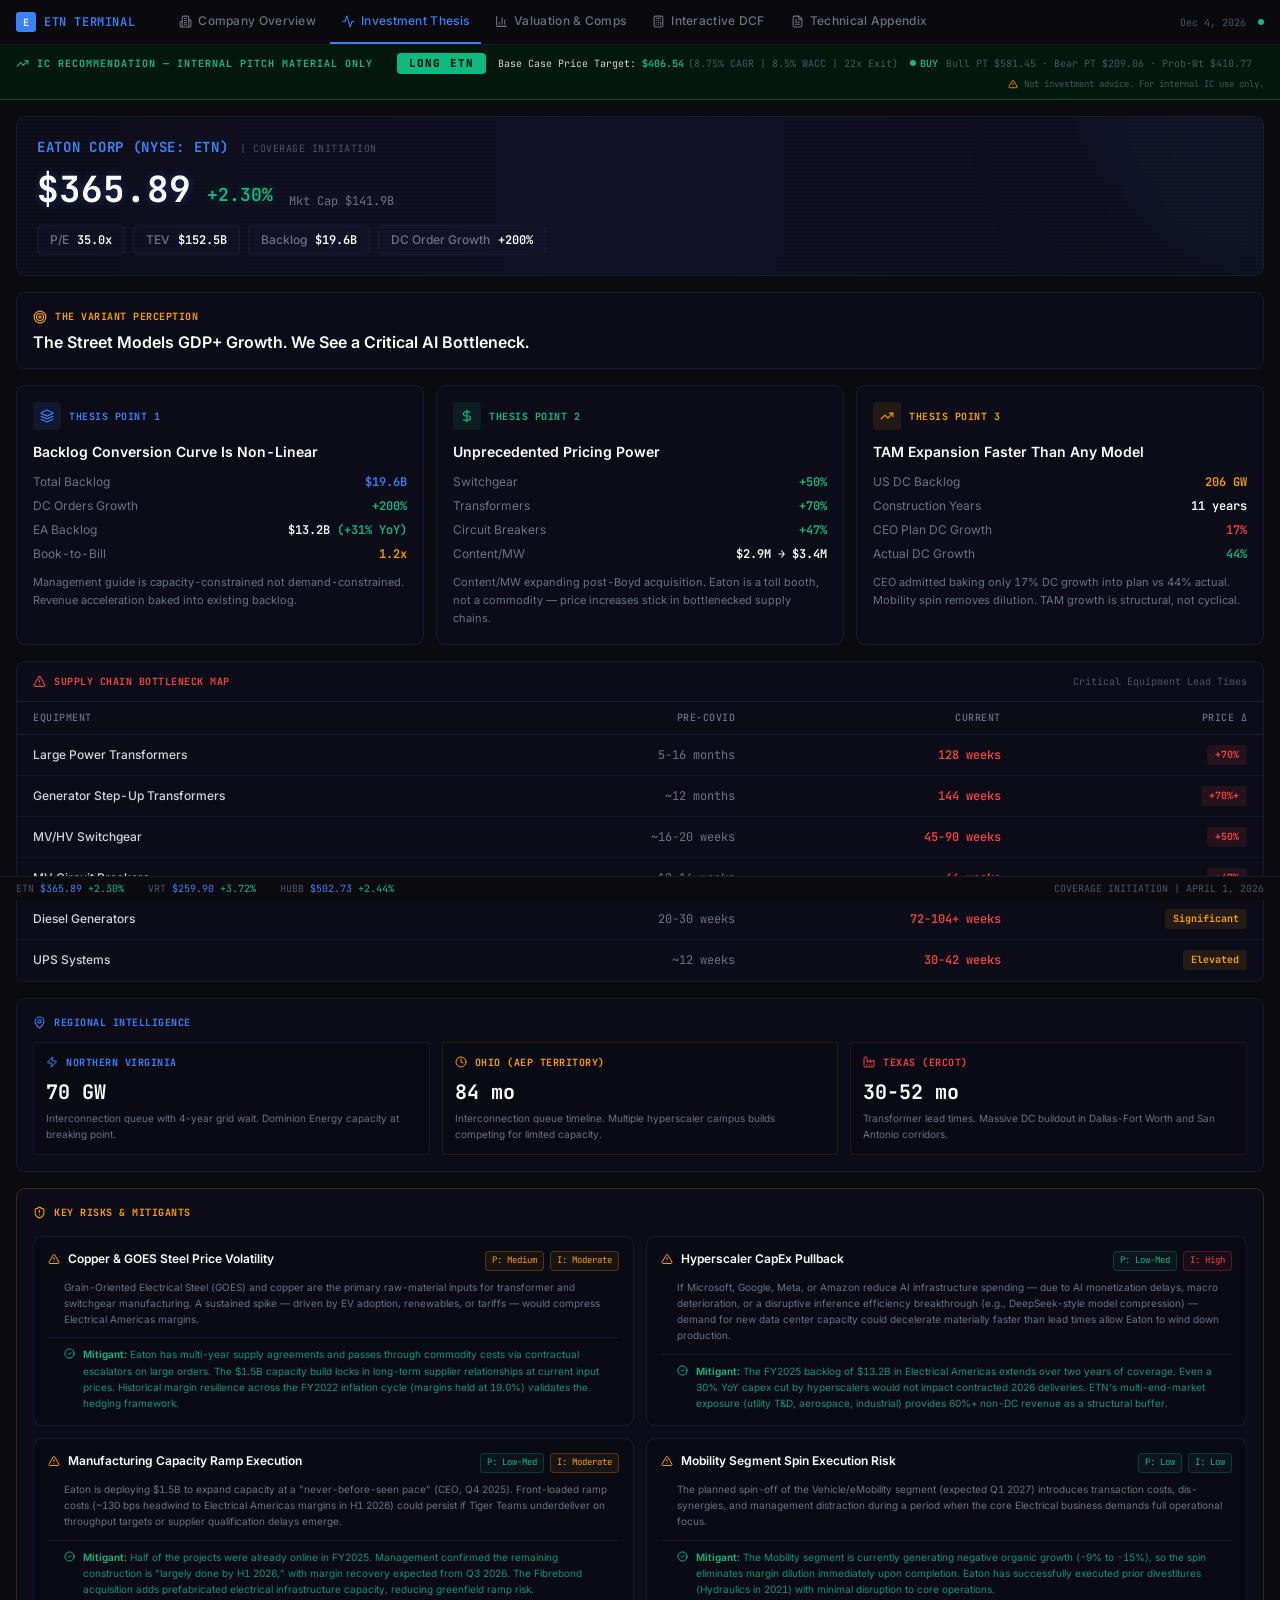
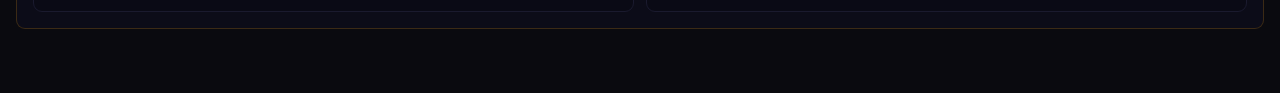
<file: ETN Coverage Initiation — Buyside Infrastructure Analyst/index.html>
<!DOCTYPE html>
<html lang="en" class="dark">
  <head>
    <meta charset="UTF-8" />
    <meta name="viewport" content="width=device-width, initial-scale=1.0, maximum-scale=1" />
    <title>ETN | Bloomberg-Style Research Dashboard</title>
    <link rel="icon" type="image/png" href="/favicon.png" />
    <script type="module" crossorigin src="./assets/index-DfVxvT7N.js"></script>
    <link rel="stylesheet" crossorigin href="./assets/index-DOb3NOQ2.css">
  </head>
  <body>
    <div id="root"></div>
  <script data-pplx-inline-edit>
(function(){
  if(window===window.top)return;
  function inlineAll(orig,clone){
    if(orig.nodeType!==1)return;
    try{
      var cs=getComputedStyle(orig);
      var t='';
      for(var i=0;i<cs.length;i++){t+=cs[i]+':'+cs.getPropertyValue(cs[i])+';';}
      clone.style.cssText=t;
    }catch(e){}
    var oc=orig.children,cc=clone.children;
    for(var j=0;j<oc.length&&j<cc.length;j++){inlineAll(oc[j],cc[j]);}
  }
  function stripExternal(clone){
    var imgs=clone.querySelectorAll('img');
    for(var i=0;i<imgs.length;i++){
      var s=imgs[i].getAttribute('src');
      if(s&&!s.startsWith('data:'))imgs[i].removeAttribute('src');
    }
    var all=clone.querySelectorAll('*');
    for(var i=0;i<all.length;i++){
      var st=all[i].style.cssText;
      if(st&&st.indexOf('url(')>=0){
        all[i].style.cssText=st.replace(/url\(["']?(?!data:)[^)"']*["']?\)/gi,'none');
      }
    }
  }
  window.addEventListener('message',function(e){
    if(!e.data||e.data.type!=='INLINE_EDIT_CAPTURE_REQUEST')return;
    var scrollX=window.scrollX||window.pageXOffset||0;
    var scrollY=window.scrollY||window.pageYOffset||0;
    var w=window.innerWidth,h=window.innerHeight;
    try{
      var clone=document.documentElement.cloneNode(true);
      var rm=clone.querySelectorAll('script,link[rel="stylesheet"],style');
      for(var i=0;i<rm.length;i++){rm[i].remove();}
      inlineAll(document.documentElement,clone);
      stripExternal(clone);
      var html=new XMLSerializer().serializeToString(clone);
      var svg='<svg xmlns="http://www.w3.org/2000/svg" width="'+w+'" height="'+h+'">'
        +'<foreignObject width="100%" height="100%">'
        +'<div xmlns="http://www.w3.org/1999/xhtml" style="width:'+w+'px;height:'+h+'px;overflow:hidden">'
        +'<div style="transform:translate(-'+scrollX+'px,-'+scrollY+'px);transform-origin:top left">'
        +html+'</div></div></foreignObject></svg>';
      var svgUrl='data:image/svg+xml;charset=utf-8,'+encodeURIComponent(svg);
      var img=new Image();
      img.onload=function(){
        var c=document.createElement('canvas');c.width=w;c.height=h;
        c.getContext('2d').drawImage(img,0,0);
        window.parent.postMessage({type:'INLINE_EDIT_SCREENSHOT_RESULT',dataUrl:c.toDataURL('image/png'),scrollX:scrollX,scrollY:scrollY},'*');
      };
      img.onerror=function(){
        window.parent.postMessage({type:'INLINE_EDIT_SCREENSHOT_RESULT',dataUrl:null,scrollX:scrollX,scrollY:scrollY},'*');
      };
      img.src=svgUrl;
    }catch(err){
      window.parent.postMessage({type:'INLINE_EDIT_SCREENSHOT_RESULT',dataUrl:null,scrollX:scrollX,scrollY:scrollY},'*');
    }
  });
})();
</script></body>
</html>
</file>
<file: ETN Coverage Initiation — Buyside Infrastructure Analyst/assets/index-DOb3NOQ2.css>
@import"https://fonts.googleapis.com/css2?family=Inter:wght@300;400;500;600;700;800;900&family=JetBrains+Mono:wght@300;400;500;600;700&display=swap";*,:before,:after{--tw-border-spacing-x: 0;--tw-border-spacing-y: 0;--tw-translate-x: 0;--tw-translate-y: 0;--tw-rotate: 0;--tw-skew-x: 0;--tw-skew-y: 0;--tw-scale-x: 1;--tw-scale-y: 1;--tw-pan-x: ;--tw-pan-y: ;--tw-pinch-zoom: ;--tw-scroll-snap-strictness: proximity;--tw-gradient-from-position: ;--tw-gradient-via-position: ;--tw-gradient-to-position: ;--tw-ordinal: ;--tw-slashed-zero: ;--tw-numeric-figure: ;--tw-numeric-spacing: ;--tw-numeric-fraction: ;--tw-ring-inset: ;--tw-ring-offset-width: 0px;--tw-ring-offset-color: #fff;--tw-ring-color: rgb(59 130 246 / .5);--tw-ring-offset-shadow: 0 0 #0000;--tw-ring-shadow: 0 0 #0000;--tw-shadow: 0 0 #0000;--tw-shadow-colored: 0 0 #0000;--tw-blur: ;--tw-brightness: ;--tw-contrast: ;--tw-grayscale: ;--tw-hue-rotate: ;--tw-invert: ;--tw-saturate: ;--tw-sepia: ;--tw-drop-shadow: ;--tw-backdrop-blur: ;--tw-backdrop-brightness: ;--tw-backdrop-contrast: ;--tw-backdrop-grayscale: ;--tw-backdrop-hue-rotate: ;--tw-backdrop-invert: ;--tw-backdrop-opacity: ;--tw-backdrop-saturate: ;--tw-backdrop-sepia: ;--tw-contain-size: ;--tw-contain-layout: ;--tw-contain-paint: ;--tw-contain-style: }::backdrop{--tw-border-spacing-x: 0;--tw-border-spacing-y: 0;--tw-translate-x: 0;--tw-translate-y: 0;--tw-rotate: 0;--tw-skew-x: 0;--tw-skew-y: 0;--tw-scale-x: 1;--tw-scale-y: 1;--tw-pan-x: ;--tw-pan-y: ;--tw-pinch-zoom: ;--tw-scroll-snap-strictness: proximity;--tw-gradient-from-position: ;--tw-gradient-via-position: ;--tw-gradient-to-position: ;--tw-ordinal: ;--tw-slashed-zero: ;--tw-numeric-figure: ;--tw-numeric-spacing: ;--tw-numeric-fraction: ;--tw-ring-inset: ;--tw-ring-offset-width: 0px;--tw-ring-offset-color: #fff;--tw-ring-color: rgb(59 130 246 / .5);--tw-ring-offset-shadow: 0 0 #0000;--tw-ring-shadow: 0 0 #0000;--tw-shadow: 0 0 #0000;--tw-shadow-colored: 0 0 #0000;--tw-blur: ;--tw-brightness: ;--tw-contrast: ;--tw-grayscale: ;--tw-hue-rotate: ;--tw-invert: ;--tw-saturate: ;--tw-sepia: ;--tw-drop-shadow: ;--tw-backdrop-blur: ;--tw-backdrop-brightness: ;--tw-backdrop-contrast: ;--tw-backdrop-grayscale: ;--tw-backdrop-hue-rotate: ;--tw-backdrop-invert: ;--tw-backdrop-opacity: ;--tw-backdrop-saturate: ;--tw-backdrop-sepia: ;--tw-contain-size: ;--tw-contain-layout: ;--tw-contain-paint: ;--tw-contain-style: }*,:before,:after{box-sizing:border-box;border-width:0;border-style:solid;border-color:#e5e7eb}:before,:after{--tw-content: ""}html,:host{line-height:1.5;-webkit-text-size-adjust:100%;-moz-tab-size:4;-o-tab-size:4;tab-size:4;font-family:var(--font-sans);font-feature-settings:normal;font-variation-settings:normal;-webkit-tap-highlight-color:transparent}body{margin:0;line-height:inherit}hr{height:0;color:inherit;border-top-width:1px}abbr:where([title]){-webkit-text-decoration:underline dotted;text-decoration:underline dotted}h1,h2,h3,h4,h5,h6{font-size:inherit;font-weight:inherit}a{color:inherit;text-decoration:inherit}b,strong{font-weight:bolder}code,kbd,samp,pre{font-family:var(--font-mono);font-feature-settings:normal;font-variation-settings:normal;font-size:1em}small{font-size:80%}sub,sup{font-size:75%;line-height:0;position:relative;vertical-align:baseline}sub{bottom:-.25em}sup{top:-.5em}table{text-indent:0;border-color:inherit;border-collapse:collapse}button,input,optgroup,select,textarea{font-family:inherit;font-feature-settings:inherit;font-variation-settings:inherit;font-size:100%;font-weight:inherit;line-height:inherit;letter-spacing:inherit;color:inherit;margin:0;padding:0}button,select{text-transform:none}button,input:where([type=button]),input:where([type=reset]),input:where([type=submit]){-webkit-appearance:button;background-color:transparent;background-image:none}:-moz-focusring{outline:auto}:-moz-ui-invalid{box-shadow:none}progress{vertical-align:baseline}::-webkit-inner-spin-button,::-webkit-outer-spin-button{height:auto}[type=search]{-webkit-appearance:textfield;outline-offset:-2px}::-webkit-search-decoration{-webkit-appearance:none}::-webkit-file-upload-button{-webkit-appearance:button;font:inherit}summary{display:list-item}blockquote,dl,dd,h1,h2,h3,h4,h5,h6,hr,figure,p,pre{margin:0}fieldset{margin:0;padding:0}legend{padding:0}ol,ul,menu{list-style:none;margin:0;padding:0}dialog{padding:0}textarea{resize:vertical}input::-moz-placeholder,textarea::-moz-placeholder{opacity:1;color:#9ca3af}input::placeholder,textarea::placeholder{opacity:1;color:#9ca3af}button,[role=button]{cursor:pointer}:disabled{cursor:default}img,svg,video,canvas,audio,iframe,embed,object{display:block;vertical-align:middle}img,video{max-width:100%;height:auto}[hidden]:where(:not([hidden=until-found])){display:none}*{--tw-border-opacity: 1;border-color:hsl(var(--border) / var(--tw-border-opacity, 1))}body{--tw-bg-opacity: 1;background-color:hsl(var(--background) / var(--tw-bg-opacity, 1));font-family:var(--font-sans);--tw-text-opacity: 1;color:hsl(var(--foreground) / var(--tw-text-opacity, 1));-webkit-font-smoothing:antialiased;-moz-osx-font-smoothing:grayscale;font-variant-numeric:tabular-nums lining-nums}.sr-only{position:absolute;width:1px;height:1px;padding:0;margin:-1px;overflow:hidden;clip:rect(0,0,0,0);white-space:nowrap;border-width:0}.pointer-events-none{pointer-events:none}.pointer-events-auto{pointer-events:auto}.visible{visibility:visible}.invisible{visibility:hidden}.static{position:static}.fixed{position:fixed}.absolute{position:absolute}.relative{position:relative}.sticky{position:sticky}.inset-0{inset:0}.inset-x-0{left:0;right:0}.inset-y-0{top:0;bottom:0}.-bottom-12{bottom:-3rem}.-left-12{left:-3rem}.-right-12{right:-3rem}.-top-12{top:-3rem}.bottom-0{bottom:0}.left-0{left:0}.left-1{left:.25rem}.left-1\/2{left:50%}.left-2{left:.5rem}.left-\[50\%\]{left:50%}.right-0{right:0}.right-1{right:.25rem}.right-2{right:.5rem}.right-3{right:.75rem}.right-4{right:1rem}.top-0{top:0}.top-1\.5{top:.375rem}.top-1\/2{top:50%}.top-11{top:2.75rem}.top-2{top:.5rem}.top-3\.5{top:.875rem}.top-4{top:1rem}.top-\[1px\]{top:1px}.top-\[50\%\]{top:50%}.top-\[60\%\]{top:60%}.top-full{top:100%}.z-10{z-index:10}.z-20{z-index:20}.z-40{z-index:40}.z-50{z-index:50}.z-\[100\]{z-index:100}.z-\[1\]{z-index:1}.-mx-1{margin-left:-.25rem;margin-right:-.25rem}.mx-2{margin-left:.5rem;margin-right:.5rem}.mx-3\.5{margin-left:.875rem;margin-right:.875rem}.mx-4{margin-left:1rem;margin-right:1rem}.mx-auto{margin-left:auto;margin-right:auto}.my-0\.5{margin-top:.125rem;margin-bottom:.125rem}.my-1{margin-top:.25rem;margin-bottom:.25rem}.my-2\.5{margin-top:.625rem;margin-bottom:.625rem}.-ml-4{margin-left:-1rem}.-mt-4{margin-top:-1rem}.mb-0{margin-bottom:0}.mb-0\.5{margin-bottom:.125rem}.mb-1{margin-bottom:.25rem}.mb-1\.5{margin-bottom:.375rem}.mb-2{margin-bottom:.5rem}.mb-2\.5{margin-bottom:.625rem}.mb-3{margin-bottom:.75rem}.mb-4{margin-bottom:1rem}.ml-1{margin-left:.25rem}.ml-auto{margin-left:auto}.mr-2{margin-right:.5rem}.mr-8{margin-right:2rem}.mt-0\.5{margin-top:.125rem}.mt-1\.5{margin-top:.375rem}.mt-2{margin-top:.5rem}.mt-2\.5{margin-top:.625rem}.mt-24{margin-top:6rem}.mt-3{margin-top:.75rem}.mt-4{margin-top:1rem}.mt-auto{margin-top:auto}.block{display:block}.inline-block{display:inline-block}.flex{display:flex}.inline-flex{display:inline-flex}.table{display:table}.grid{display:grid}.hidden{display:none}.aspect-square{aspect-ratio:1 / 1}.aspect-video{aspect-ratio:16 / 9}.size-4{width:1rem;height:1rem}.h-0\.5{height:.125rem}.h-1{height:.25rem}.h-1\.5{height:.375rem}.h-10{height:2.5rem}.h-11{height:2.75rem}.h-12{height:3rem}.h-14{height:3.5rem}.h-2{height:.5rem}.h-2\.5{height:.625rem}.h-3{height:.75rem}.h-3\.5{height:.875rem}.h-4{height:1rem}.h-5{height:1.25rem}.h-6{height:1.5rem}.h-7{height:1.75rem}.h-8{height:2rem}.h-9{height:2.25rem}.h-96{height:24rem}.h-\[1px\]{height:1px}.h-\[var\(--radix-navigation-menu-viewport-height\)\]{height:var(--radix-navigation-menu-viewport-height)}.h-\[var\(--radix-select-trigger-height\)\]{height:var(--radix-select-trigger-height)}.h-auto{height:auto}.h-full{height:100%}.h-px{height:1px}.h-svh{height:100svh}.max-h-64{max-height:16rem}.max-h-\[--radix-context-menu-content-available-height\]{max-height:var(--radix-context-menu-content-available-height)}.max-h-\[--radix-select-content-available-height\]{max-height:var(--radix-select-content-available-height)}.max-h-\[300px\]{max-height:300px}.max-h-\[var\(--radix-dropdown-menu-content-available-height\)\]{max-height:var(--radix-dropdown-menu-content-available-height)}.max-h-screen{max-height:100vh}.min-h-0{min-height:0px}.min-h-10{min-height:2.5rem}.min-h-8{min-height:2rem}.min-h-9{min-height:2.25rem}.min-h-\[80px\]{min-height:80px}.min-h-screen{min-height:100vh}.min-h-svh{min-height:100svh}.w-0{width:0px}.w-1{width:.25rem}.w-1\.5{width:.375rem}.w-10{width:2.5rem}.w-11{width:2.75rem}.w-14{width:3.5rem}.w-2{width:.5rem}.w-2\.5{width:.625rem}.w-3{width:.75rem}.w-3\.5{width:.875rem}.w-3\/4{width:75%}.w-4{width:1rem}.w-5{width:1.25rem}.w-6{width:1.5rem}.w-64{width:16rem}.w-7{width:1.75rem}.w-72{width:18rem}.w-8{width:2rem}.w-9{width:2.25rem}.w-96{width:24rem}.w-\[100px\]{width:100px}.w-\[1px\]{width:1px}.w-\[220px\]{width:220px}.w-\[var\(--sidebar-width\)\]{width:var(--sidebar-width)}.w-auto{width:auto}.w-full{width:100%}.w-max{width:-moz-max-content;width:max-content}.w-px{width:1px}.min-w-0{min-width:0px}.min-w-10{min-width:2.5rem}.min-w-11{min-width:2.75rem}.min-w-5{min-width:1.25rem}.min-w-9{min-width:2.25rem}.min-w-\[100px\]{min-width:100px}.min-w-\[1100px\]{min-width:1100px}.min-w-\[110px\]{min-width:110px}.min-w-\[120px\]{min-width:120px}.min-w-\[12rem\]{min-width:12rem}.min-w-\[160px\]{min-width:160px}.min-w-\[220px\]{min-width:220px}.min-w-\[500px\]{min-width:500px}.min-w-\[640px\]{min-width:640px}.min-w-\[680px\]{min-width:680px}.min-w-\[700px\]{min-width:700px}.min-w-\[80px\]{min-width:80px}.min-w-\[8rem\]{min-width:8rem}.min-w-\[90px\]{min-width:90px}.min-w-\[var\(--radix-select-trigger-width\)\]{min-width:var(--radix-select-trigger-width)}.min-w-max{min-width:-moz-max-content;min-width:max-content}.max-w-\[1600px\]{max-width:1600px}.max-w-\[var\(--skeleton-width\)\]{max-width:var(--skeleton-width)}.max-w-lg{max-width:32rem}.max-w-max{max-width:-moz-max-content;max-width:max-content}.max-w-md{max-width:28rem}.flex-1{flex:1 1 0%}.shrink-0{flex-shrink:0}.grow{flex-grow:1}.grow-0{flex-grow:0}.basis-full{flex-basis:100%}.caption-bottom{caption-side:bottom}.border-collapse{border-collapse:collapse}.origin-\[--radix-context-menu-content-transform-origin\]{transform-origin:var(--radix-context-menu-content-transform-origin)}.origin-\[--radix-dropdown-menu-content-transform-origin\]{transform-origin:var(--radix-dropdown-menu-content-transform-origin)}.origin-\[--radix-hover-card-content-transform-origin\]{transform-origin:var(--radix-hover-card-content-transform-origin)}.origin-\[--radix-menubar-content-transform-origin\]{transform-origin:var(--radix-menubar-content-transform-origin)}.origin-\[--radix-popover-content-transform-origin\]{transform-origin:var(--radix-popover-content-transform-origin)}.origin-\[--radix-select-content-transform-origin\]{transform-origin:var(--radix-select-content-transform-origin)}.origin-\[--radix-tooltip-content-transform-origin\]{transform-origin:var(--radix-tooltip-content-transform-origin)}.-translate-x-1\/2{--tw-translate-x: -50%;transform:translate(var(--tw-translate-x),var(--tw-translate-y)) rotate(var(--tw-rotate)) skew(var(--tw-skew-x)) skewY(var(--tw-skew-y)) scaleX(var(--tw-scale-x)) scaleY(var(--tw-scale-y))}.-translate-x-px{--tw-translate-x: -1px;transform:translate(var(--tw-translate-x),var(--tw-translate-y)) rotate(var(--tw-rotate)) skew(var(--tw-skew-x)) skewY(var(--tw-skew-y)) scaleX(var(--tw-scale-x)) scaleY(var(--tw-scale-y))}.-translate-y-1\/2{--tw-translate-y: -50%;transform:translate(var(--tw-translate-x),var(--tw-translate-y)) rotate(var(--tw-rotate)) skew(var(--tw-skew-x)) skewY(var(--tw-skew-y)) scaleX(var(--tw-scale-x)) scaleY(var(--tw-scale-y))}.translate-x-1\/2{--tw-translate-x: 50%;transform:translate(var(--tw-translate-x),var(--tw-translate-y)) rotate(var(--tw-rotate)) skew(var(--tw-skew-x)) skewY(var(--tw-skew-y)) scaleX(var(--tw-scale-x)) scaleY(var(--tw-scale-y))}.translate-x-\[-50\%\]{--tw-translate-x: -50%;transform:translate(var(--tw-translate-x),var(--tw-translate-y)) rotate(var(--tw-rotate)) skew(var(--tw-skew-x)) skewY(var(--tw-skew-y)) scaleX(var(--tw-scale-x)) scaleY(var(--tw-scale-y))}.translate-x-px{--tw-translate-x: 1px;transform:translate(var(--tw-translate-x),var(--tw-translate-y)) rotate(var(--tw-rotate)) skew(var(--tw-skew-x)) skewY(var(--tw-skew-y)) scaleX(var(--tw-scale-x)) scaleY(var(--tw-scale-y))}.translate-y-\[-50\%\]{--tw-translate-y: -50%;transform:translate(var(--tw-translate-x),var(--tw-translate-y)) rotate(var(--tw-rotate)) skew(var(--tw-skew-x)) skewY(var(--tw-skew-y)) scaleX(var(--tw-scale-x)) scaleY(var(--tw-scale-y))}.rotate-45{--tw-rotate: 45deg;transform:translate(var(--tw-translate-x),var(--tw-translate-y)) rotate(var(--tw-rotate)) skew(var(--tw-skew-x)) skewY(var(--tw-skew-y)) scaleX(var(--tw-scale-x)) scaleY(var(--tw-scale-y))}.rotate-90{--tw-rotate: 90deg;transform:translate(var(--tw-translate-x),var(--tw-translate-y)) rotate(var(--tw-rotate)) skew(var(--tw-skew-x)) skewY(var(--tw-skew-y)) scaleX(var(--tw-scale-x)) scaleY(var(--tw-scale-y))}.transform{transform:translate(var(--tw-translate-x),var(--tw-translate-y)) rotate(var(--tw-rotate)) skew(var(--tw-skew-x)) skewY(var(--tw-skew-y)) scaleX(var(--tw-scale-x)) scaleY(var(--tw-scale-y))}@keyframes pulse{50%{opacity:.5}}.animate-pulse{animation:pulse 2s cubic-bezier(.4,0,.6,1) infinite}.cursor-default{cursor:default}.cursor-pointer{cursor:pointer}.touch-none{touch-action:none}.select-none{-webkit-user-select:none;-moz-user-select:none;user-select:none}.list-none{list-style-type:none}.grid-cols-1{grid-template-columns:repeat(1,minmax(0,1fr))}.grid-cols-2{grid-template-columns:repeat(2,minmax(0,1fr))}.flex-row{flex-direction:row}.flex-col{flex-direction:column}.flex-col-reverse{flex-direction:column-reverse}.flex-wrap{flex-wrap:wrap}.items-start{align-items:flex-start}.items-end{align-items:flex-end}.items-center{align-items:center}.items-baseline{align-items:baseline}.items-stretch{align-items:stretch}.justify-center{justify-content:center}.justify-between{justify-content:space-between}.gap-0{gap:0px}.gap-0\.5{gap:.125rem}.gap-1{gap:.25rem}.gap-1\.5{gap:.375rem}.gap-2{gap:.5rem}.gap-2\.5{gap:.625rem}.gap-3{gap:.75rem}.gap-4{gap:1rem}.gap-5{gap:1.25rem}.gap-6{gap:1.5rem}.gap-x-6{-moz-column-gap:1.5rem;column-gap:1.5rem}.gap-x-8{-moz-column-gap:2rem;column-gap:2rem}.gap-y-1{row-gap:.25rem}.space-x-1>:not([hidden])~:not([hidden]){--tw-space-x-reverse: 0;margin-right:calc(.25rem * var(--tw-space-x-reverse));margin-left:calc(.25rem * calc(1 - var(--tw-space-x-reverse)))}.space-x-4>:not([hidden])~:not([hidden]){--tw-space-x-reverse: 0;margin-right:calc(1rem * var(--tw-space-x-reverse));margin-left:calc(1rem * calc(1 - var(--tw-space-x-reverse)))}.space-y-0>:not([hidden])~:not([hidden]){--tw-space-y-reverse: 0;margin-top:calc(0px * calc(1 - var(--tw-space-y-reverse)));margin-bottom:calc(0px * var(--tw-space-y-reverse))}.space-y-1>:not([hidden])~:not([hidden]){--tw-space-y-reverse: 0;margin-top:calc(.25rem * calc(1 - var(--tw-space-y-reverse)));margin-bottom:calc(.25rem * var(--tw-space-y-reverse))}.space-y-1\.5>:not([hidden])~:not([hidden]){--tw-space-y-reverse: 0;margin-top:calc(.375rem * calc(1 - var(--tw-space-y-reverse)));margin-bottom:calc(.375rem * var(--tw-space-y-reverse))}.space-y-2>:not([hidden])~:not([hidden]){--tw-space-y-reverse: 0;margin-top:calc(.5rem * calc(1 - var(--tw-space-y-reverse)));margin-bottom:calc(.5rem * var(--tw-space-y-reverse))}.space-y-2\.5>:not([hidden])~:not([hidden]){--tw-space-y-reverse: 0;margin-top:calc(.625rem * calc(1 - var(--tw-space-y-reverse)));margin-bottom:calc(.625rem * var(--tw-space-y-reverse))}.space-y-4>:not([hidden])~:not([hidden]){--tw-space-y-reverse: 0;margin-top:calc(1rem * calc(1 - var(--tw-space-y-reverse)));margin-bottom:calc(1rem * var(--tw-space-y-reverse))}.overflow-auto{overflow:auto}.overflow-hidden{overflow:hidden}.overflow-x-auto{overflow-x:auto}.overflow-y-auto{overflow-y:auto}.overflow-x-hidden{overflow-x:hidden}.truncate{overflow:hidden;text-overflow:ellipsis;white-space:nowrap}.whitespace-nowrap{white-space:nowrap}.break-words{overflow-wrap:break-word}.rounded{border-radius:.25rem}.rounded-\[2px\]{border-radius:2px}.rounded-\[inherit\]{border-radius:inherit}.rounded-full{border-radius:9999px}.rounded-lg{border-radius:.5625rem}.rounded-md{border-radius:.375rem}.rounded-sm{border-radius:.1875rem}.rounded-xl{border-radius:.75rem}.rounded-b-lg{border-bottom-right-radius:.5625rem;border-bottom-left-radius:.5625rem}.rounded-t-\[10px\]{border-top-left-radius:10px;border-top-right-radius:10px}.rounded-t-lg{border-top-left-radius:.5625rem;border-top-right-radius:.5625rem}.rounded-tl-sm{border-top-left-radius:.1875rem}.border{border-width:1px}.border-2{border-width:2px}.border-\[1\.5px\]{border-width:1.5px}.border-y{border-top-width:1px;border-bottom-width:1px}.border-b{border-bottom-width:1px}.border-b-2{border-bottom-width:2px}.border-l{border-left-width:1px}.border-l-2{border-left-width:2px}.border-r{border-right-width:1px}.border-t{border-top-width:1px}.border-t-0{border-top-width:0px}.border-t-2{border-top-width:2px}.border-dashed{border-style:dashed}.border-\[\#10b981\]\/20{border-color:#10b98133}.border-\[\#10b981\]\/30{border-color:#10b9814d}.border-\[\#1a1a2e\]{--tw-border-opacity: 1;border-color:rgb(26 26 46 / var(--tw-border-opacity, 1))}.border-\[\#1a1a2e\]\/40{border-color:#1a1a2e66}.border-\[\#1a1a2e\]\/50{border-color:#1a1a2e80}.border-\[\#1e1e35\]{--tw-border-opacity: 1;border-color:rgb(30 30 53 / var(--tw-border-opacity, 1))}.border-\[\#1e1e35\]\/40{border-color:#1e1e3566}.border-\[\#2a2a3e\]{--tw-border-opacity: 1;border-color:rgb(42 42 62 / var(--tw-border-opacity, 1))}.border-\[\#3b82f6\]{--tw-border-opacity: 1;border-color:rgb(59 130 246 / var(--tw-border-opacity, 1))}.border-\[\#3b82f6\]\/20{border-color:#3b82f633}.border-\[\#3b82f6\]\/30{border-color:#3b82f64d}.border-\[\#3b82f6\]\/50{border-color:#3b82f680}.border-\[\#ef4444\]\/20{border-color:#ef444433}.border-\[\#f59e0b\]\/20{border-color:#f59e0b33}.border-\[--color-border\]{border-color:var(--color-border)}.border-border\/50{border-color:hsl(var(--border) / .5)}.border-card-border{--tw-border-opacity: 1;border-color:hsl(var(--card-border) / var(--tw-border-opacity, 1))}.border-destructive{--tw-border-opacity: 1;border-color:hsl(var(--destructive) / var(--tw-border-opacity, 1))}.border-destructive-border{border-color:var(--destructive-border)}.border-destructive\/50{border-color:hsl(var(--destructive) / .5)}.border-input{--tw-border-opacity: 1;border-color:hsl(var(--input) / var(--tw-border-opacity, 1))}.border-primary{--tw-border-opacity: 1;border-color:hsl(var(--primary) / var(--tw-border-opacity, 1))}.border-primary-border{border-color:var(--primary-border)}.border-secondary-border{border-color:var(--secondary-border)}.border-sidebar-border{--tw-border-opacity: 1;border-color:hsl(var(--sidebar-border) / var(--tw-border-opacity, 1))}.border-transparent{border-color:transparent}.border-l-transparent{border-left-color:transparent}.border-t-transparent{border-top-color:transparent}.bg-\[\#031a0e\]\/95{background-color:#031a0ef2}.bg-\[\#080814\]{--tw-bg-opacity: 1;background-color:rgb(8 8 20 / var(--tw-bg-opacity, 1))}.bg-\[\#0a0a0f\]{--tw-bg-opacity: 1;background-color:rgb(10 10 15 / var(--tw-bg-opacity, 1))}.bg-\[\#0a0a0f\]\/95{background-color:#0a0a0ff2}.bg-\[\#0a0a14\]{--tw-bg-opacity: 1;background-color:rgb(10 10 20 / var(--tw-bg-opacity, 1))}.bg-\[\#0a0a15\]{--tw-bg-opacity: 1;background-color:rgb(10 10 21 / var(--tw-bg-opacity, 1))}.bg-\[\#0a0a18\]{--tw-bg-opacity: 1;background-color:rgb(10 10 24 / var(--tw-bg-opacity, 1))}.bg-\[\#0c0c18\]{--tw-bg-opacity: 1;background-color:rgb(12 12 24 / var(--tw-bg-opacity, 1))}.bg-\[\#0c0c1a\]{--tw-bg-opacity: 1;background-color:rgb(12 12 26 / var(--tw-bg-opacity, 1))}.bg-\[\#0d0d1a\]{--tw-bg-opacity: 1;background-color:rgb(13 13 26 / var(--tw-bg-opacity, 1))}.bg-\[\#0e0e1c\]\/30{background-color:#0e0e1c4d}.bg-\[\#0f0f1e\]{--tw-bg-opacity: 1;background-color:rgb(15 15 30 / var(--tw-bg-opacity, 1))}.bg-\[\#10b981\]{--tw-bg-opacity: 1;background-color:rgb(16 185 129 / var(--tw-bg-opacity, 1))}.bg-\[\#10b981\]\/10{background-color:#10b9811a}.bg-\[\#111128\]\/60{background-color:#11112899}.bg-\[\#15152a\]{--tw-bg-opacity: 1;background-color:rgb(21 21 42 / var(--tw-bg-opacity, 1))}.bg-\[\#1a1a2e\]{--tw-bg-opacity: 1;background-color:rgb(26 26 46 / var(--tw-bg-opacity, 1))}.bg-\[\#3b82f6\]{--tw-bg-opacity: 1;background-color:rgb(59 130 246 / var(--tw-bg-opacity, 1))}.bg-\[\#3b82f6\]\/10{background-color:#3b82f61a}.bg-\[\#3b82f6\]\/15{background-color:#3b82f626}.bg-\[\#3b82f6\]\/20{background-color:#3b82f633}.bg-\[\#3b82f6\]\/5{background-color:#3b82f60d}.bg-\[\#a78bfa\]\/15{background-color:#a78bfa26}.bg-\[\#ef4444\]\/10{background-color:#ef44441a}.bg-\[\#f59e0b\]\/10{background-color:#f59e0b1a}.bg-\[--color-bg\]{background-color:var(--color-bg)}.bg-accent{--tw-bg-opacity: 1;background-color:hsl(var(--accent) / var(--tw-bg-opacity, 1))}.bg-background{--tw-bg-opacity: 1;background-color:hsl(var(--background) / var(--tw-bg-opacity, 1))}.bg-black\/80{background-color:#000c}.bg-border{--tw-bg-opacity: 1;background-color:hsl(var(--border) / var(--tw-bg-opacity, 1))}.bg-card{--tw-bg-opacity: 1;background-color:hsl(var(--card) / var(--tw-bg-opacity, 1))}.bg-destructive{--tw-bg-opacity: 1;background-color:hsl(var(--destructive) / var(--tw-bg-opacity, 1))}.bg-foreground{--tw-bg-opacity: 1;background-color:hsl(var(--foreground) / var(--tw-bg-opacity, 1))}.bg-gray-50{--tw-bg-opacity: 1;background-color:rgb(249 250 251 / var(--tw-bg-opacity, 1))}.bg-gray-800{--tw-bg-opacity: 1;background-color:rgb(31 41 55 / var(--tw-bg-opacity, 1))}.bg-inherit{background-color:inherit}.bg-muted{--tw-bg-opacity: 1;background-color:hsl(var(--muted) / var(--tw-bg-opacity, 1))}.bg-muted\/50{background-color:hsl(var(--muted) / .5)}.bg-popover{--tw-bg-opacity: 1;background-color:hsl(var(--popover) / var(--tw-bg-opacity, 1))}.bg-primary{--tw-bg-opacity: 1;background-color:hsl(var(--primary) / var(--tw-bg-opacity, 1))}.bg-secondary{--tw-bg-opacity: 1;background-color:hsl(var(--secondary) / var(--tw-bg-opacity, 1))}.bg-sidebar{--tw-bg-opacity: 1;background-color:hsl(var(--sidebar) / var(--tw-bg-opacity, 1))}.bg-sidebar-border{--tw-bg-opacity: 1;background-color:hsl(var(--sidebar-border) / var(--tw-bg-opacity, 1))}.bg-transparent{background-color:transparent}.bg-gradient-to-br{background-image:linear-gradient(to bottom right,var(--tw-gradient-stops))}.bg-gradient-to-r{background-image:linear-gradient(to right,var(--tw-gradient-stops))}.from-\[\#0c0c18\]{--tw-gradient-from: #0c0c18 var(--tw-gradient-from-position);--tw-gradient-to: rgb(12 12 24 / 0) var(--tw-gradient-to-position);--tw-gradient-stops: var(--tw-gradient-from), var(--tw-gradient-to)}.from-\[\#0c0c1f\]{--tw-gradient-from: #0c0c1f var(--tw-gradient-from-position);--tw-gradient-to: rgb(12 12 31 / 0) var(--tw-gradient-to-position);--tw-gradient-stops: var(--tw-gradient-from), var(--tw-gradient-to)}.via-\[\#0f1025\]{--tw-gradient-to: rgb(15 16 37 / 0) var(--tw-gradient-to-position);--tw-gradient-stops: var(--tw-gradient-from), #0f1025 var(--tw-gradient-via-position), var(--tw-gradient-to)}.to-\[\#080814\]{--tw-gradient-to: #080814 var(--tw-gradient-to-position)}.to-\[\#0c0c18\]{--tw-gradient-to: #0c0c18 var(--tw-gradient-to-position)}.to-\[\#0f1020\]{--tw-gradient-to: #0f1020 var(--tw-gradient-to-position)}.fill-current{fill:currentColor}.p-0{padding:0}.p-1{padding:.25rem}.p-2{padding:.5rem}.p-3{padding:.75rem}.p-3\.5{padding:.875rem}.p-4{padding:1rem}.p-5{padding:1.25rem}.p-6{padding:1.5rem}.p-\[1px\]{padding:1px}.px-1{padding-left:.25rem;padding-right:.25rem}.px-1\.5{padding-left:.375rem;padding-right:.375rem}.px-2{padding-left:.5rem;padding-right:.5rem}.px-2\.5{padding-left:.625rem;padding-right:.625rem}.px-3{padding-left:.75rem;padding-right:.75rem}.px-4{padding-left:1rem;padding-right:1rem}.px-5{padding-left:1.25rem;padding-right:1.25rem}.px-8{padding-left:2rem;padding-right:2rem}.py-0\.5{padding-top:.125rem;padding-bottom:.125rem}.py-1{padding-top:.25rem;padding-bottom:.25rem}.py-1\.5{padding-top:.375rem;padding-bottom:.375rem}.py-2{padding-top:.5rem;padding-bottom:.5rem}.py-2\.5{padding-top:.625rem;padding-bottom:.625rem}.py-24{padding-top:6rem;padding-bottom:6rem}.py-3{padding-top:.75rem;padding-bottom:.75rem}.py-4{padding-top:1rem;padding-bottom:1rem}.py-6{padding-top:1.5rem;padding-bottom:1.5rem}.py-px{padding-top:1px;padding-bottom:1px}.pb-1\.5{padding-bottom:.375rem}.pb-12{padding-bottom:3rem}.pb-3{padding-bottom:.75rem}.pb-4{padding-bottom:1rem}.pl-2\.5{padding-left:.625rem}.pl-3{padding-left:.75rem}.pl-4{padding-left:1rem}.pl-8{padding-left:2rem}.pr-2{padding-right:.5rem}.pr-2\.5{padding-right:.625rem}.pr-4{padding-right:1rem}.pr-5{padding-right:1.25rem}.pr-6{padding-right:1.5rem}.pr-8{padding-right:2rem}.pt-0{padding-top:0}.pt-1{padding-top:.25rem}.pt-1\.5{padding-top:.375rem}.pt-2{padding-top:.5rem}.pt-2\.5{padding-top:.625rem}.pt-3{padding-top:.75rem}.pt-4{padding-top:1rem}.pt-6{padding-top:1.5rem}.text-left{text-align:left}.text-center{text-align:center}.text-right{text-align:right}.align-middle{vertical-align:middle}.font-mono{font-family:var(--font-mono)}.text-2xl{font-size:1.5rem;line-height:2rem}.text-3xl{font-size:1.875rem;line-height:2.25rem}.text-4xl{font-size:2.25rem;line-height:2.5rem}.text-\[0\.8rem\]{font-size:.8rem}.text-\[10px\]{font-size:10px}.text-\[11px\]{font-size:11px}.text-\[8px\]{font-size:8px}.text-\[9px\]{font-size:9px}.text-base{font-size:1rem;line-height:1.5rem}.text-lg{font-size:1.125rem;line-height:1.75rem}.text-sm{font-size:.875rem;line-height:1.25rem}.text-xl{font-size:1.25rem;line-height:1.75rem}.text-xs{font-size:.75rem;line-height:1rem}.font-black{font-weight:900}.font-bold{font-weight:700}.font-medium{font-weight:500}.font-normal{font-weight:400}.font-semibold{font-weight:600}.uppercase{text-transform:uppercase}.capitalize{text-transform:capitalize}.tabular-nums{--tw-numeric-spacing: tabular-nums;font-variant-numeric:var(--tw-ordinal) var(--tw-slashed-zero) var(--tw-numeric-figure) var(--tw-numeric-spacing) var(--tw-numeric-fraction)}.leading-none{line-height:1}.leading-relaxed{line-height:1.625}.leading-tight{line-height:1.25}.tracking-tight{letter-spacing:-.025em}.tracking-wide{letter-spacing:.025em}.tracking-wider{letter-spacing:.05em}.tracking-widest{letter-spacing:.1em}.text-\[\#031a0e\]{--tw-text-opacity: 1;color:rgb(3 26 14 / var(--tw-text-opacity, 1))}.text-\[\#10b981\]{--tw-text-opacity: 1;color:rgb(16 185 129 / var(--tw-text-opacity, 1))}.text-\[\#10b981\]\/80{color:#10b981cc}.text-\[\#3b82f6\]{--tw-text-opacity: 1;color:rgb(59 130 246 / var(--tw-text-opacity, 1))}.text-\[\#a78bfa\]{--tw-text-opacity: 1;color:rgb(167 139 250 / var(--tw-text-opacity, 1))}.text-\[\#ef4444\]{--tw-text-opacity: 1;color:rgb(239 68 68 / var(--tw-text-opacity, 1))}.text-\[\#f59e0b\]{--tw-text-opacity: 1;color:rgb(245 158 11 / var(--tw-text-opacity, 1))}.text-accent-foreground{--tw-text-opacity: 1;color:hsl(var(--accent-foreground) / var(--tw-text-opacity, 1))}.text-card-foreground{--tw-text-opacity: 1;color:hsl(var(--card-foreground) / var(--tw-text-opacity, 1))}.text-current{color:currentColor}.text-destructive{--tw-text-opacity: 1;color:hsl(var(--destructive) / var(--tw-text-opacity, 1))}.text-destructive-foreground{--tw-text-opacity: 1;color:hsl(var(--destructive-foreground) / var(--tw-text-opacity, 1))}.text-foreground{--tw-text-opacity: 1;color:hsl(var(--foreground) / var(--tw-text-opacity, 1))}.text-foreground\/50{color:hsl(var(--foreground) / .5)}.text-gray-200{--tw-text-opacity: 1;color:rgb(229 231 235 / var(--tw-text-opacity, 1))}.text-gray-300{--tw-text-opacity: 1;color:rgb(209 213 219 / var(--tw-text-opacity, 1))}.text-gray-400{--tw-text-opacity: 1;color:rgb(156 163 175 / var(--tw-text-opacity, 1))}.text-gray-500{--tw-text-opacity: 1;color:rgb(107 114 128 / var(--tw-text-opacity, 1))}.text-gray-600{--tw-text-opacity: 1;color:rgb(75 85 99 / var(--tw-text-opacity, 1))}.text-gray-700{--tw-text-opacity: 1;color:rgb(55 65 81 / var(--tw-text-opacity, 1))}.text-gray-900{--tw-text-opacity: 1;color:rgb(17 24 39 / var(--tw-text-opacity, 1))}.text-muted-foreground{--tw-text-opacity: 1;color:hsl(var(--muted-foreground) / var(--tw-text-opacity, 1))}.text-popover-foreground{--tw-text-opacity: 1;color:hsl(var(--popover-foreground) / var(--tw-text-opacity, 1))}.text-primary{--tw-text-opacity: 1;color:hsl(var(--primary) / var(--tw-text-opacity, 1))}.text-primary-foreground{--tw-text-opacity: 1;color:hsl(var(--primary-foreground) / var(--tw-text-opacity, 1))}.text-red-500{--tw-text-opacity: 1;color:rgb(239 68 68 / var(--tw-text-opacity, 1))}.text-secondary-foreground{--tw-text-opacity: 1;color:hsl(var(--secondary-foreground) / var(--tw-text-opacity, 1))}.text-sidebar-foreground{--tw-text-opacity: 1;color:hsl(var(--sidebar-foreground) / var(--tw-text-opacity, 1))}.text-sidebar-foreground\/70{color:hsl(var(--sidebar-foreground) / .7)}.text-white{--tw-text-opacity: 1;color:rgb(255 255 255 / var(--tw-text-opacity, 1))}.opacity-0{opacity:0}.opacity-50{opacity:.5}.opacity-60{opacity:.6}.opacity-70{opacity:.7}.opacity-75{opacity:.75}.opacity-90{opacity:.9}.shadow-\[0_0_0_1px_hsl\(var\(--sidebar-border\)\)\]{--tw-shadow: 0 0 0 1px hsl(var(--sidebar-border));--tw-shadow-colored: 0 0 0 1px var(--tw-shadow-color);box-shadow:var(--tw-ring-offset-shadow, 0 0 #0000),var(--tw-ring-shadow, 0 0 #0000),var(--tw-shadow)}.shadow-lg{--tw-shadow: 0 10px 15px -3px rgb(0 0 0 / .1), 0 4px 6px -4px rgb(0 0 0 / .1);--tw-shadow-colored: 0 10px 15px -3px var(--tw-shadow-color), 0 4px 6px -4px var(--tw-shadow-color);box-shadow:var(--tw-ring-offset-shadow, 0 0 #0000),var(--tw-ring-shadow, 0 0 #0000),var(--tw-shadow)}.shadow-md{--tw-shadow: 0 4px 6px -1px rgb(0 0 0 / .1), 0 2px 4px -2px rgb(0 0 0 / .1);--tw-shadow-colored: 0 4px 6px -1px var(--tw-shadow-color), 0 2px 4px -2px var(--tw-shadow-color);box-shadow:var(--tw-ring-offset-shadow, 0 0 #0000),var(--tw-ring-shadow, 0 0 #0000),var(--tw-shadow)}.shadow-none{--tw-shadow: 0 0 #0000;--tw-shadow-colored: 0 0 #0000;box-shadow:var(--tw-ring-offset-shadow, 0 0 #0000),var(--tw-ring-shadow, 0 0 #0000),var(--tw-shadow)}.shadow-sm{--tw-shadow: 0 1px 2px 0 rgb(0 0 0 / .05);--tw-shadow-colored: 0 1px 2px 0 var(--tw-shadow-color);box-shadow:var(--tw-ring-offset-shadow, 0 0 #0000),var(--tw-ring-shadow, 0 0 #0000),var(--tw-shadow)}.shadow-xl{--tw-shadow: 0 20px 25px -5px rgb(0 0 0 / .1), 0 8px 10px -6px rgb(0 0 0 / .1);--tw-shadow-colored: 0 20px 25px -5px var(--tw-shadow-color), 0 8px 10px -6px var(--tw-shadow-color);box-shadow:var(--tw-ring-offset-shadow, 0 0 #0000),var(--tw-ring-shadow, 0 0 #0000),var(--tw-shadow)}.outline-none{outline:2px solid transparent;outline-offset:2px}.outline{outline-style:solid}.outline-2{outline-width:2px}.outline-offset-2{outline-offset:2px}.outline-transparent{outline-color:transparent}.ring-0{--tw-ring-offset-shadow: var(--tw-ring-inset) 0 0 0 var(--tw-ring-offset-width) var(--tw-ring-offset-color);--tw-ring-shadow: var(--tw-ring-inset) 0 0 0 calc(0px + var(--tw-ring-offset-width)) var(--tw-ring-color);box-shadow:var(--tw-ring-offset-shadow),var(--tw-ring-shadow),var(--tw-shadow, 0 0 #0000)}.ring-2{--tw-ring-offset-shadow: var(--tw-ring-inset) 0 0 0 var(--tw-ring-offset-width) var(--tw-ring-offset-color);--tw-ring-shadow: var(--tw-ring-inset) 0 0 0 calc(2px + var(--tw-ring-offset-width)) var(--tw-ring-color);box-shadow:var(--tw-ring-offset-shadow),var(--tw-ring-shadow),var(--tw-shadow, 0 0 #0000)}.ring-ring{--tw-ring-opacity: 1;--tw-ring-color: hsl(var(--ring) / var(--tw-ring-opacity, 1))}.ring-sidebar-ring{--tw-ring-opacity: 1;--tw-ring-color: hsl(var(--sidebar-ring) / var(--tw-ring-opacity, 1))}.ring-offset-background{--tw-ring-offset-color: hsl(var(--background) / 1)}.blur-3xl{--tw-blur: blur(64px);filter:var(--tw-blur) var(--tw-brightness) var(--tw-contrast) var(--tw-grayscale) var(--tw-hue-rotate) var(--tw-invert) var(--tw-saturate) var(--tw-sepia) var(--tw-drop-shadow)}.filter{filter:var(--tw-blur) var(--tw-brightness) var(--tw-contrast) var(--tw-grayscale) var(--tw-hue-rotate) var(--tw-invert) var(--tw-saturate) var(--tw-sepia) var(--tw-drop-shadow)}.backdrop-blur-sm{--tw-backdrop-blur: blur(4px);-webkit-backdrop-filter:var(--tw-backdrop-blur) var(--tw-backdrop-brightness) var(--tw-backdrop-contrast) var(--tw-backdrop-grayscale) var(--tw-backdrop-hue-rotate) var(--tw-backdrop-invert) var(--tw-backdrop-opacity) var(--tw-backdrop-saturate) var(--tw-backdrop-sepia);backdrop-filter:var(--tw-backdrop-blur) var(--tw-backdrop-brightness) var(--tw-backdrop-contrast) var(--tw-backdrop-grayscale) var(--tw-backdrop-hue-rotate) var(--tw-backdrop-invert) var(--tw-backdrop-opacity) var(--tw-backdrop-saturate) var(--tw-backdrop-sepia)}.transition{transition-property:color,background-color,border-color,text-decoration-color,fill,stroke,opacity,box-shadow,transform,filter,backdrop-filter;transition-timing-function:cubic-bezier(.4,0,.2,1);transition-duration:.15s}.transition-\[left\,right\,width\]{transition-property:left,right,width;transition-timing-function:cubic-bezier(.4,0,.2,1);transition-duration:.15s}.transition-\[margin\,opacity\]{transition-property:margin,opacity;transition-timing-function:cubic-bezier(.4,0,.2,1);transition-duration:.15s}.transition-\[width\,height\,padding\]{transition-property:width,height,padding;transition-timing-function:cubic-bezier(.4,0,.2,1);transition-duration:.15s}.transition-\[width\]{transition-property:width;transition-timing-function:cubic-bezier(.4,0,.2,1);transition-duration:.15s}.transition-all{transition-property:all;transition-timing-function:cubic-bezier(.4,0,.2,1);transition-duration:.15s}.transition-colors{transition-property:color,background-color,border-color,text-decoration-color,fill,stroke;transition-timing-function:cubic-bezier(.4,0,.2,1);transition-duration:.15s}.transition-opacity{transition-property:opacity;transition-timing-function:cubic-bezier(.4,0,.2,1);transition-duration:.15s}.transition-transform{transition-property:transform;transition-timing-function:cubic-bezier(.4,0,.2,1);transition-duration:.15s}.duration-1000{transition-duration:1s}.duration-150{transition-duration:.15s}.duration-200{transition-duration:.2s}.ease-in-out{transition-timing-function:cubic-bezier(.4,0,.2,1)}.ease-linear{transition-timing-function:linear}@keyframes enter{0%{opacity:var(--tw-enter-opacity, 1);transform:translate3d(var(--tw-enter-translate-x, 0),var(--tw-enter-translate-y, 0),0) scale3d(var(--tw-enter-scale, 1),var(--tw-enter-scale, 1),var(--tw-enter-scale, 1)) rotate(var(--tw-enter-rotate, 0))}}@keyframes exit{to{opacity:var(--tw-exit-opacity, 1);transform:translate3d(var(--tw-exit-translate-x, 0),var(--tw-exit-translate-y, 0),0) scale3d(var(--tw-exit-scale, 1),var(--tw-exit-scale, 1),var(--tw-exit-scale, 1)) rotate(var(--tw-exit-rotate, 0))}}.animate-in{animation-name:enter;animation-duration:.15s;--tw-enter-opacity: initial;--tw-enter-scale: initial;--tw-enter-rotate: initial;--tw-enter-translate-x: initial;--tw-enter-translate-y: initial}.fade-in-0{--tw-enter-opacity: 0}.fade-in-80{--tw-enter-opacity: .8}.zoom-in-95{--tw-enter-scale: .95}.duration-1000{animation-duration:1s}.duration-150{animation-duration:.15s}.duration-200{animation-duration:.2s}.ease-in-out{animation-timing-function:cubic-bezier(.4,0,.2,1)}.ease-linear{animation-timing-function:linear}input[type=search]::-webkit-search-cancel-button{display:none}[contenteditable][data-placeholder]:empty:before{content:attr(data-placeholder);color:hsl(var(--muted-foreground));pointer-events:none}.border.toggle-elevate:before{inset:-1px}.hover-elevate:not(.no-default-hover-elevate),.active-elevate:not(.no-default-active-elevate),.hover-elevate-2:not(.no-default-hover-elevate),.active-elevate-2:not(.no-default-active-elevate){position:relative;z-index:0}.hover-elevate:not(.no-default-hover-elevate):after,.active-elevate:not(.no-default-active-elevate):after,.hover-elevate-2:not(.no-default-hover-elevate):after,.active-elevate-2:not(.no-default-active-elevate):after{content:"";pointer-events:none;position:absolute;inset:0;border-radius:inherit;z-index:999}.hover-elevate:hover:not(.no-default-hover-elevate):after,.active-elevate:active:not(.no-default-active-elevate):after{background-color:var(--elevate-1)}.hover-elevate-2:hover:not(.no-default-hover-elevate):after,.active-elevate-2:active:not(.no-default-active-elevate):after{background-color:var(--elevate-2)}.border.hover-elevate:not(.no-hover-interaction-elevate):after,.border.active-elevate:not(.no-active-interaction-elevate):after,.border.hover-elevate-2:not(.no-hover-interaction-elevate):after,.border.active-elevate-2:not(.no-active-interaction-elevate):after{inset:-1px}.\[border-color\:var\(--badge-outline\)\]{border-color:var(--badge-outline)}.\[border-color\:var\(--button-outline\)\]{border-color:var(--button-outline)}:root{--button-outline: rgba(255,255,255, .1);--badge-outline: rgba(255,255,255, .05);--opaque-button-border-intensity: 9;--elevate-1: rgba(255,255,255, .04);--elevate-2: rgba(255,255,255, .09);--background: 230 20% 4%;--foreground: 210 20% 90%;--border: 220 15% 12%;--card: 230 18% 6%;--card-foreground: 210 20% 90%;--card-border: 220 15% 10%;--sidebar: 230 20% 5%;--sidebar-foreground: 210 20% 90%;--sidebar-border: 220 15% 10%;--sidebar-primary: 217 91% 60%;--sidebar-primary-foreground: 0 0% 100%;--sidebar-accent: 220 15% 12%;--sidebar-accent-foreground: 210 20% 90%;--sidebar-ring: 217 91% 60%;--popover: 230 18% 8%;--popover-foreground: 210 20% 90%;--popover-border: 220 15% 12%;--primary: 217 91% 60%;--primary-foreground: 0 0% 100%;--secondary: 220 15% 12%;--secondary-foreground: 210 20% 90%;--muted: 220 15% 10%;--muted-foreground: 215 15% 50%;--accent: 220 15% 10%;--accent-foreground: 210 20% 90%;--destructive: 0 84% 60%;--destructive-foreground: 0 0% 100%;--input: 220 15% 18%;--ring: 217 91% 60%;--chart-1: 217 91% 60%;--chart-2: 160 84% 39%;--chart-3: 0 84% 60%;--chart-4: 38 92% 50%;--chart-5: 262 83% 58%;--font-sans: "Inter", system-ui, sans-serif;--font-serif: Georgia, serif;--font-mono: "JetBrains Mono", "Fira Code", monospace;--radius: .375rem;--shadow-2xs: 0px 2px 0px 0px hsl(0 0% 0% / 0);--shadow-xs: 0px 2px 0px 0px hsl(0 0% 0% / 0);--shadow-sm: 0px 2px 0px 0px hsl(0 0% 0% / 0), 0px 1px 2px -1px hsl(0 0% 0% / 0);--shadow: 0px 2px 0px 0px hsl(0 0% 0% / 0), 0px 1px 2px -1px hsl(0 0% 0% / 0);--shadow-md: 0px 2px 0px 0px hsl(0 0% 0% / 0), 0px 2px 4px -1px hsl(0 0% 0% / 0);--shadow-lg: 0px 2px 0px 0px hsl(0 0% 0% / 0), 0px 4px 6px -1px hsl(0 0% 0% / 0);--shadow-xl: 0px 2px 0px 0px hsl(0 0% 0% / 0), 0px 8px 10px -1px hsl(0 0% 0% / 0);--shadow-2xl: 0px 2px 0px 0px hsl(0 0% 0% / 0);--tracking-normal: 0em;--spacing: .25rem;--sidebar-primary-border: hsl(var(--sidebar-primary));--sidebar-accent-border: hsl(var(--sidebar-accent));--primary-border: hsl(var(--primary));--secondary-border: hsl(var(--secondary));--muted-border: hsl(var(--muted));--accent-border: hsl(var(--accent));--destructive-border: hsl(var(--destructive))}.dark{--button-outline: rgba(255,255,255, .1);--badge-outline: rgba(255,255,255, .05);--opaque-button-border-intensity: 9;--elevate-1: rgba(255,255,255, .04);--elevate-2: rgba(255,255,255, .09);--background: 230 20% 4%;--foreground: 210 20% 90%;--border: 220 15% 12%;--card: 230 18% 6%;--card-foreground: 210 20% 90%;--card-border: 220 15% 10%;--sidebar: 230 20% 5%;--sidebar-foreground: 210 20% 90%;--sidebar-border: 220 15% 10%;--sidebar-primary: 217 91% 60%;--sidebar-primary-foreground: 0 0% 100%;--sidebar-accent: 220 15% 12%;--sidebar-accent-foreground: 210 20% 90%;--sidebar-ring: 217 91% 60%;--popover: 230 18% 8%;--popover-foreground: 210 20% 90%;--popover-border: 220 15% 12%;--primary: 217 91% 60%;--primary-foreground: 0 0% 100%;--secondary: 220 15% 12%;--secondary-foreground: 210 20% 90%;--muted: 220 15% 10%;--muted-foreground: 215 15% 50%;--accent: 220 15% 10%;--accent-foreground: 210 20% 90%;--destructive: 0 84% 60%;--destructive-foreground: 0 0% 100%;--input: 220 15% 18%;--ring: 217 91% 60%;--chart-1: 217 91% 60%;--chart-2: 160 84% 39%;--chart-3: 0 84% 60%;--chart-4: 38 92% 50%;--chart-5: 262 83% 58%;--shadow-2xs: 0px 2px 0px 0px hsl(0 0% 0% / 0);--shadow-xs: 0px 2px 0px 0px hsl(0 0% 0% / 0);--shadow-sm: 0px 2px 0px 0px hsl(0 0% 0% / 0), 0px 1px 2px -1px hsl(0 0% 0% / 0);--shadow: 0px 2px 0px 0px hsl(0 0% 0% / 0), 0px 1px 2px -1px hsl(0 0% 0% / 0);--shadow-md: 0px 2px 0px 0px hsl(0 0% 0% / 0), 0px 2px 4px -1px hsl(0 0% 0% / 0);--shadow-lg: 0px 2px 0px 0px hsl(0 0% 0% / 0), 0px 4px 6px -1px hsl(0 0% 0% / 0);--shadow-xl: 0px 2px 0px 0px hsl(0 0% 0% / 0), 0px 8px 10px -1px hsl(0 0% 0% / 0);--shadow-2xl: 0px 2px 0px 0px hsl(0 0% 0% / 0);--sidebar-primary-border: hsl(var(--sidebar-primary));--sidebar-accent-border: hsl(var(--sidebar-accent));--primary-border: hsl(var(--primary));--secondary-border: hsl(var(--secondary));--muted-border: hsl(var(--muted));--accent-border: hsl(var(--accent));--destructive-border: hsl(var(--destructive))}::-webkit-scrollbar{width:6px;height:6px}::-webkit-scrollbar-track{background:#08090c}::-webkit-scrollbar-thumb{background:#272c35;border-radius:3px}::-webkit-scrollbar-thumb:hover{background:#363d49}.font-mono{font-family:JetBrains Mono,Fira Code,monospace}.glow-blue{text-shadow:0 0 10px rgba(59,130,246,.3)}.glow-green{text-shadow:0 0 10px rgba(16,185,129,.3)}.scanline:after{content:"";position:absolute;inset:0;background:repeating-linear-gradient(0deg,transparent,transparent 2px,rgba(255,255,255,.01) 2px,rgba(255,255,255,.01) 4px);pointer-events:none}.file\:border-0::file-selector-button{border-width:0px}.file\:bg-transparent::file-selector-button{background-color:transparent}.file\:text-sm::file-selector-button{font-size:.875rem;line-height:1.25rem}.file\:font-medium::file-selector-button{font-weight:500}.file\:text-foreground::file-selector-button{--tw-text-opacity: 1;color:hsl(var(--foreground) / var(--tw-text-opacity, 1))}.placeholder\:text-muted-foreground::-moz-placeholder{--tw-text-opacity: 1;color:hsl(var(--muted-foreground) / var(--tw-text-opacity, 1))}.placeholder\:text-muted-foreground::placeholder{--tw-text-opacity: 1;color:hsl(var(--muted-foreground) / var(--tw-text-opacity, 1))}.after\:pointer-events-none:after{content:var(--tw-content);pointer-events:none}.after\:absolute:after{content:var(--tw-content);position:absolute}.after\:-inset-2:after{content:var(--tw-content);inset:-.5rem}.after\:inset-0:after{content:var(--tw-content);inset:0}.after\:inset-y-0:after{content:var(--tw-content);top:0;bottom:0}.after\:left-1\/2:after{content:var(--tw-content);left:50%}.after\:block:after{content:var(--tw-content);display:block}.after\:w-1:after{content:var(--tw-content);width:.25rem}.after\:w-\[2px\]:after{content:var(--tw-content);width:2px}.after\:-translate-x-1\/2:after{content:var(--tw-content);--tw-translate-x: -50%;transform:translate(var(--tw-translate-x),var(--tw-translate-y)) rotate(var(--tw-rotate)) skew(var(--tw-skew-x)) skewY(var(--tw-skew-y)) scaleX(var(--tw-scale-x)) scaleY(var(--tw-scale-y))}.after\:rounded-full:after{content:var(--tw-content);border-radius:9999px}.after\:border:after{content:var(--tw-content);border-width:1px}.after\:border-black\/10:after{content:var(--tw-content);border-color:#0000001a}.after\:content-\[\'\'\]:after{--tw-content: "";content:var(--tw-content)}.after\:border.toggle-elevate:after:before{content:var(--tw-content);inset:-1px}.after\:border.hover-elevate:not(.no-hover-interaction-elevate):after:after,.after\:border.active-elevate:not(.no-active-interaction-elevate):after:after,.after\:border.hover-elevate-2:not(.no-hover-interaction-elevate):after:after,.after\:border.active-elevate-2:not(.no-active-interaction-elevate):after:after{content:var(--tw-content);inset:-1px}.first\:rounded-l-md:first-child{border-top-left-radius:.375rem;border-bottom-left-radius:.375rem}.first\:border-l:first-child{border-left-width:1px}.first\:text-left:first-child{text-align:left}.last\:rounded-r-md:last-child{border-top-right-radius:.375rem;border-bottom-right-radius:.375rem}.last\:border-0:last-child{border-width:0px}.focus-within\:relative:focus-within{position:relative}.focus-within\:z-20:focus-within{z-index:20}.hover\:border-\[\#10b981\]\/30:hover{border-color:#10b9814d}.hover\:border-\[\#2a2a3e\]:hover{--tw-border-opacity: 1;border-color:rgb(42 42 62 / var(--tw-border-opacity, 1))}.hover\:border-\[\#3b82f6\]\/30:hover{border-color:#3b82f64d}.hover\:border-\[\#f59e0b\]\/30:hover{border-color:#f59e0b4d}.hover\:border-gray-600:hover{--tw-border-opacity: 1;border-color:rgb(75 85 99 / var(--tw-border-opacity, 1))}.hover\:border-opacity-50:hover{--tw-border-opacity: .5}.hover\:bg-\[\#111128\]\/40:hover{background-color:#11112866}.hover\:bg-\[\#1a1a2e\]\/20:hover{background-color:#1a1a2e33}.hover\:bg-\[\#1a1a2e\]\/30:hover{background-color:#1a1a2e4d}.hover\:bg-\[\#1a1a2e\]\/40:hover{background-color:#1a1a2e66}.hover\:bg-accent:hover{--tw-bg-opacity: 1;background-color:hsl(var(--accent) / var(--tw-bg-opacity, 1))}.hover\:bg-muted:hover{--tw-bg-opacity: 1;background-color:hsl(var(--muted) / var(--tw-bg-opacity, 1))}.hover\:bg-muted\/50:hover{background-color:hsl(var(--muted) / .5)}.hover\:bg-primary:hover{--tw-bg-opacity: 1;background-color:hsl(var(--primary) / var(--tw-bg-opacity, 1))}.hover\:bg-secondary:hover{--tw-bg-opacity: 1;background-color:hsl(var(--secondary) / var(--tw-bg-opacity, 1))}.hover\:bg-sidebar-accent:hover{--tw-bg-opacity: 1;background-color:hsl(var(--sidebar-accent) / var(--tw-bg-opacity, 1))}.hover\:text-accent-foreground:hover{--tw-text-opacity: 1;color:hsl(var(--accent-foreground) / var(--tw-text-opacity, 1))}.hover\:text-foreground:hover{--tw-text-opacity: 1;color:hsl(var(--foreground) / var(--tw-text-opacity, 1))}.hover\:text-gray-300:hover{--tw-text-opacity: 1;color:rgb(209 213 219 / var(--tw-text-opacity, 1))}.hover\:text-muted-foreground:hover{--tw-text-opacity: 1;color:hsl(var(--muted-foreground) / var(--tw-text-opacity, 1))}.hover\:text-primary-foreground:hover{--tw-text-opacity: 1;color:hsl(var(--primary-foreground) / var(--tw-text-opacity, 1))}.hover\:text-sidebar-accent-foreground:hover{--tw-text-opacity: 1;color:hsl(var(--sidebar-accent-foreground) / var(--tw-text-opacity, 1))}.hover\:underline:hover{text-decoration-line:underline}.hover\:opacity-100:hover{opacity:1}.hover\:shadow-\[0_0_0_1px_hsl\(var\(--sidebar-accent\)\)\]:hover{--tw-shadow: 0 0 0 1px hsl(var(--sidebar-accent));--tw-shadow-colored: 0 0 0 1px var(--tw-shadow-color);box-shadow:var(--tw-ring-offset-shadow, 0 0 #0000),var(--tw-ring-shadow, 0 0 #0000),var(--tw-shadow)}.hover\:after\:bg-sidebar-border:hover:after{content:var(--tw-content);--tw-bg-opacity: 1;background-color:hsl(var(--sidebar-border) / var(--tw-bg-opacity, 1))}.focus\:bg-accent:focus{--tw-bg-opacity: 1;background-color:hsl(var(--accent) / var(--tw-bg-opacity, 1))}.focus\:bg-primary:focus{--tw-bg-opacity: 1;background-color:hsl(var(--primary) / var(--tw-bg-opacity, 1))}.focus\:text-accent-foreground:focus{--tw-text-opacity: 1;color:hsl(var(--accent-foreground) / var(--tw-text-opacity, 1))}.focus\:text-primary-foreground:focus{--tw-text-opacity: 1;color:hsl(var(--primary-foreground) / var(--tw-text-opacity, 1))}.focus\:opacity-100:focus{opacity:1}.focus\:outline-none:focus{outline:2px solid transparent;outline-offset:2px}.focus\:ring-2:focus{--tw-ring-offset-shadow: var(--tw-ring-inset) 0 0 0 var(--tw-ring-offset-width) var(--tw-ring-offset-color);--tw-ring-shadow: var(--tw-ring-inset) 0 0 0 calc(2px + var(--tw-ring-offset-width)) var(--tw-ring-color);box-shadow:var(--tw-ring-offset-shadow),var(--tw-ring-shadow),var(--tw-shadow, 0 0 #0000)}.focus\:ring-ring:focus{--tw-ring-opacity: 1;--tw-ring-color: hsl(var(--ring) / var(--tw-ring-opacity, 1))}.focus\:ring-offset-2:focus{--tw-ring-offset-width: 2px}.focus-visible\:outline-none:focus-visible{outline:2px solid transparent;outline-offset:2px}.focus-visible\:ring-1:focus-visible{--tw-ring-offset-shadow: var(--tw-ring-inset) 0 0 0 var(--tw-ring-offset-width) var(--tw-ring-offset-color);--tw-ring-shadow: var(--tw-ring-inset) 0 0 0 calc(1px + var(--tw-ring-offset-width)) var(--tw-ring-color);box-shadow:var(--tw-ring-offset-shadow),var(--tw-ring-shadow),var(--tw-shadow, 0 0 #0000)}.focus-visible\:ring-2:focus-visible{--tw-ring-offset-shadow: var(--tw-ring-inset) 0 0 0 var(--tw-ring-offset-width) var(--tw-ring-offset-color);--tw-ring-shadow: var(--tw-ring-inset) 0 0 0 calc(2px + var(--tw-ring-offset-width)) var(--tw-ring-color);box-shadow:var(--tw-ring-offset-shadow),var(--tw-ring-shadow),var(--tw-shadow, 0 0 #0000)}.focus-visible\:ring-ring:focus-visible{--tw-ring-opacity: 1;--tw-ring-color: hsl(var(--ring) / var(--tw-ring-opacity, 1))}.focus-visible\:ring-offset-1:focus-visible{--tw-ring-offset-width: 1px}.focus-visible\:ring-offset-2:focus-visible{--tw-ring-offset-width: 2px}.focus-visible\:ring-offset-background:focus-visible{--tw-ring-offset-color: hsl(var(--background) / 1)}.active\:bg-sidebar-accent:active{--tw-bg-opacity: 1;background-color:hsl(var(--sidebar-accent) / var(--tw-bg-opacity, 1))}.active\:text-sidebar-accent-foreground:active{--tw-text-opacity: 1;color:hsl(var(--sidebar-accent-foreground) / var(--tw-text-opacity, 1))}.active\:shadow-none:active{--tw-shadow: 0 0 #0000;--tw-shadow-colored: 0 0 #0000;box-shadow:var(--tw-ring-offset-shadow, 0 0 #0000),var(--tw-ring-shadow, 0 0 #0000),var(--tw-shadow)}.disabled\:pointer-events-none:disabled{pointer-events:none}.disabled\:cursor-not-allowed:disabled{cursor:not-allowed}.disabled\:opacity-50:disabled{opacity:.5}.group\/menu-item:focus-within .group-focus-within\/menu-item\:opacity-100{opacity:1}.group\/menu-item:hover .group-hover\/menu-item\:opacity-100,.group:hover .group-hover\:opacity-100{opacity:1}.group.destructive .group-\[\.destructive\]\:border-muted\/40{border-color:hsl(var(--muted) / .4)}.group.destructive .group-\[\.destructive\]\:text-red-300{--tw-text-opacity: 1;color:rgb(252 165 165 / var(--tw-text-opacity, 1))}.group.destructive .group-\[\.destructive\]\:hover\:border-destructive\/30:hover{border-color:hsl(var(--destructive) / .3)}.group.destructive .group-\[\.destructive\]\:hover\:bg-destructive:hover{--tw-bg-opacity: 1;background-color:hsl(var(--destructive) / var(--tw-bg-opacity, 1))}.group.destructive .group-\[\.destructive\]\:hover\:text-destructive-foreground:hover{--tw-text-opacity: 1;color:hsl(var(--destructive-foreground) / var(--tw-text-opacity, 1))}.group.destructive .group-\[\.destructive\]\:hover\:text-red-50:hover{--tw-text-opacity: 1;color:rgb(254 242 242 / var(--tw-text-opacity, 1))}.group.destructive .group-\[\.destructive\]\:focus\:ring-destructive:focus{--tw-ring-opacity: 1;--tw-ring-color: hsl(var(--destructive) / var(--tw-ring-opacity, 1))}.group.destructive .group-\[\.destructive\]\:focus\:ring-red-400:focus{--tw-ring-opacity: 1;--tw-ring-color: rgb(248 113 113 / var(--tw-ring-opacity, 1))}.group.destructive .group-\[\.destructive\]\:focus\:ring-offset-red-600:focus{--tw-ring-offset-color: #dc2626}.peer\/menu-button:hover~.peer-hover\/menu-button\:text-sidebar-accent-foreground{--tw-text-opacity: 1;color:hsl(var(--sidebar-accent-foreground) / var(--tw-text-opacity, 1))}.peer:disabled~.peer-disabled\:cursor-not-allowed{cursor:not-allowed}.peer:disabled~.peer-disabled\:opacity-70{opacity:.7}.has-\[\:disabled\]\:opacity-50:has(:disabled){opacity:.5}.aria-disabled\:pointer-events-none[aria-disabled=true]{pointer-events:none}.aria-disabled\:opacity-50[aria-disabled=true]{opacity:.5}.aria-selected\:bg-accent[aria-selected=true]{--tw-bg-opacity: 1;background-color:hsl(var(--accent) / var(--tw-bg-opacity, 1))}.aria-selected\:bg-accent\/50[aria-selected=true]{background-color:hsl(var(--accent) / .5)}.aria-selected\:text-accent-foreground[aria-selected=true]{--tw-text-opacity: 1;color:hsl(var(--accent-foreground) / var(--tw-text-opacity, 1))}.aria-selected\:text-muted-foreground[aria-selected=true]{--tw-text-opacity: 1;color:hsl(var(--muted-foreground) / var(--tw-text-opacity, 1))}.aria-selected\:opacity-100[aria-selected=true]{opacity:1}.data-\[disabled\=true\]\:pointer-events-none[data-disabled=true],.data-\[disabled\]\:pointer-events-none[data-disabled]{pointer-events:none}.data-\[panel-group-direction\=vertical\]\:h-px[data-panel-group-direction=vertical]{height:1px}.data-\[panel-group-direction\=vertical\]\:w-full[data-panel-group-direction=vertical]{width:100%}.data-\[side\=bottom\]\:translate-y-1[data-side=bottom]{--tw-translate-y: .25rem;transform:translate(var(--tw-translate-x),var(--tw-translate-y)) rotate(var(--tw-rotate)) skew(var(--tw-skew-x)) skewY(var(--tw-skew-y)) scaleX(var(--tw-scale-x)) scaleY(var(--tw-scale-y))}.data-\[side\=left\]\:-translate-x-1[data-side=left]{--tw-translate-x: -.25rem;transform:translate(var(--tw-translate-x),var(--tw-translate-y)) rotate(var(--tw-rotate)) skew(var(--tw-skew-x)) skewY(var(--tw-skew-y)) scaleX(var(--tw-scale-x)) scaleY(var(--tw-scale-y))}.data-\[side\=right\]\:translate-x-1[data-side=right]{--tw-translate-x: .25rem;transform:translate(var(--tw-translate-x),var(--tw-translate-y)) rotate(var(--tw-rotate)) skew(var(--tw-skew-x)) skewY(var(--tw-skew-y)) scaleX(var(--tw-scale-x)) scaleY(var(--tw-scale-y))}.data-\[side\=top\]\:-translate-y-1[data-side=top]{--tw-translate-y: -.25rem;transform:translate(var(--tw-translate-x),var(--tw-translate-y)) rotate(var(--tw-rotate)) skew(var(--tw-skew-x)) skewY(var(--tw-skew-y)) scaleX(var(--tw-scale-x)) scaleY(var(--tw-scale-y))}.data-\[state\=checked\]\:translate-x-5[data-state=checked]{--tw-translate-x: 1.25rem;transform:translate(var(--tw-translate-x),var(--tw-translate-y)) rotate(var(--tw-rotate)) skew(var(--tw-skew-x)) skewY(var(--tw-skew-y)) scaleX(var(--tw-scale-x)) scaleY(var(--tw-scale-y))}.data-\[state\=unchecked\]\:translate-x-0[data-state=unchecked],.data-\[swipe\=cancel\]\:translate-x-0[data-swipe=cancel]{--tw-translate-x: 0px;transform:translate(var(--tw-translate-x),var(--tw-translate-y)) rotate(var(--tw-rotate)) skew(var(--tw-skew-x)) skewY(var(--tw-skew-y)) scaleX(var(--tw-scale-x)) scaleY(var(--tw-scale-y))}.data-\[swipe\=end\]\:translate-x-\[var\(--radix-toast-swipe-end-x\)\][data-swipe=end]{--tw-translate-x: var(--radix-toast-swipe-end-x);transform:translate(var(--tw-translate-x),var(--tw-translate-y)) rotate(var(--tw-rotate)) skew(var(--tw-skew-x)) skewY(var(--tw-skew-y)) scaleX(var(--tw-scale-x)) scaleY(var(--tw-scale-y))}.data-\[swipe\=move\]\:translate-x-\[var\(--radix-toast-swipe-move-x\)\][data-swipe=move]{--tw-translate-x: var(--radix-toast-swipe-move-x);transform:translate(var(--tw-translate-x),var(--tw-translate-y)) rotate(var(--tw-rotate)) skew(var(--tw-skew-x)) skewY(var(--tw-skew-y)) scaleX(var(--tw-scale-x)) scaleY(var(--tw-scale-y))}@keyframes accordion-up{0%{height:var(--radix-accordion-content-height)}to{height:0}}.data-\[state\=closed\]\:animate-accordion-up[data-state=closed]{animation:accordion-up .2s ease-out}@keyframes accordion-down{0%{height:0}to{height:var(--radix-accordion-content-height)}}.data-\[state\=open\]\:animate-accordion-down[data-state=open]{animation:accordion-down .2s ease-out}.data-\[panel-group-direction\=vertical\]\:flex-col[data-panel-group-direction=vertical]{flex-direction:column}.data-\[active\=true\]\:bg-sidebar-accent[data-active=true]{--tw-bg-opacity: 1;background-color:hsl(var(--sidebar-accent) / var(--tw-bg-opacity, 1))}.data-\[selected\=\'true\'\]\:bg-accent[data-selected=true]{--tw-bg-opacity: 1;background-color:hsl(var(--accent) / var(--tw-bg-opacity, 1))}.data-\[state\=active\]\:bg-background[data-state=active]{--tw-bg-opacity: 1;background-color:hsl(var(--background) / var(--tw-bg-opacity, 1))}.data-\[state\=checked\]\:bg-primary[data-state=checked]{--tw-bg-opacity: 1;background-color:hsl(var(--primary) / var(--tw-bg-opacity, 1))}.data-\[state\=on\]\:bg-accent[data-state=on],.data-\[state\=open\]\:bg-accent[data-state=open]{--tw-bg-opacity: 1;background-color:hsl(var(--accent) / var(--tw-bg-opacity, 1))}.data-\[state\=open\]\:bg-accent\/50[data-state=open]{background-color:hsl(var(--accent) / .5)}.data-\[state\=open\]\:bg-secondary[data-state=open]{--tw-bg-opacity: 1;background-color:hsl(var(--secondary) / var(--tw-bg-opacity, 1))}.data-\[state\=selected\]\:bg-muted[data-state=selected]{--tw-bg-opacity: 1;background-color:hsl(var(--muted) / var(--tw-bg-opacity, 1))}.data-\[state\=unchecked\]\:bg-input[data-state=unchecked]{--tw-bg-opacity: 1;background-color:hsl(var(--input) / var(--tw-bg-opacity, 1))}.data-\[active\=true\]\:font-medium[data-active=true]{font-weight:500}.data-\[active\=true\]\:text-sidebar-accent-foreground[data-active=true]{--tw-text-opacity: 1;color:hsl(var(--sidebar-accent-foreground) / var(--tw-text-opacity, 1))}.data-\[placeholder\]\:text-muted-foreground[data-placeholder]{--tw-text-opacity: 1;color:hsl(var(--muted-foreground) / var(--tw-text-opacity, 1))}.data-\[selected\=true\]\:text-accent-foreground[data-selected=true]{--tw-text-opacity: 1;color:hsl(var(--accent-foreground) / var(--tw-text-opacity, 1))}.data-\[state\=active\]\:text-foreground[data-state=active]{--tw-text-opacity: 1;color:hsl(var(--foreground) / var(--tw-text-opacity, 1))}.data-\[state\=checked\]\:text-primary-foreground[data-state=checked]{--tw-text-opacity: 1;color:hsl(var(--primary-foreground) / var(--tw-text-opacity, 1))}.data-\[state\=on\]\:text-accent-foreground[data-state=on],.data-\[state\=open\]\:text-accent-foreground[data-state=open]{--tw-text-opacity: 1;color:hsl(var(--accent-foreground) / var(--tw-text-opacity, 1))}.data-\[state\=open\]\:text-muted-foreground[data-state=open]{--tw-text-opacity: 1;color:hsl(var(--muted-foreground) / var(--tw-text-opacity, 1))}.data-\[disabled\=true\]\:opacity-50[data-disabled=true],.data-\[disabled\]\:opacity-50[data-disabled]{opacity:.5}.data-\[state\=open\]\:opacity-100[data-state=open]{opacity:1}.data-\[state\=active\]\:shadow-sm[data-state=active]{--tw-shadow: 0 1px 2px 0 rgb(0 0 0 / .05);--tw-shadow-colored: 0 1px 2px 0 var(--tw-shadow-color);box-shadow:var(--tw-ring-offset-shadow, 0 0 #0000),var(--tw-ring-shadow, 0 0 #0000),var(--tw-shadow)}.data-\[swipe\=move\]\:transition-none[data-swipe=move]{transition-property:none}.data-\[state\=closed\]\:duration-300[data-state=closed]{transition-duration:.3s}.data-\[state\=open\]\:duration-500[data-state=open]{transition-duration:.5s}.data-\[motion\^\=from-\]\:animate-in[data-motion^=from-],.data-\[state\=open\]\:animate-in[data-state=open],.data-\[state\=visible\]\:animate-in[data-state=visible]{animation-name:enter;animation-duration:.15s;--tw-enter-opacity: initial;--tw-enter-scale: initial;--tw-enter-rotate: initial;--tw-enter-translate-x: initial;--tw-enter-translate-y: initial}.data-\[motion\^\=to-\]\:animate-out[data-motion^=to-],.data-\[state\=closed\]\:animate-out[data-state=closed],.data-\[state\=hidden\]\:animate-out[data-state=hidden],.data-\[swipe\=end\]\:animate-out[data-swipe=end]{animation-name:exit;animation-duration:.15s;--tw-exit-opacity: initial;--tw-exit-scale: initial;--tw-exit-rotate: initial;--tw-exit-translate-x: initial;--tw-exit-translate-y: initial}.data-\[motion\^\=from-\]\:fade-in[data-motion^=from-]{--tw-enter-opacity: 0}.data-\[motion\^\=to-\]\:fade-out[data-motion^=to-],.data-\[state\=closed\]\:fade-out-0[data-state=closed]{--tw-exit-opacity: 0}.data-\[state\=closed\]\:fade-out-80[data-state=closed]{--tw-exit-opacity: .8}.data-\[state\=hidden\]\:fade-out[data-state=hidden]{--tw-exit-opacity: 0}.data-\[state\=open\]\:fade-in-0[data-state=open],.data-\[state\=visible\]\:fade-in[data-state=visible]{--tw-enter-opacity: 0}.data-\[state\=closed\]\:zoom-out-95[data-state=closed]{--tw-exit-scale: .95}.data-\[state\=open\]\:zoom-in-90[data-state=open]{--tw-enter-scale: .9}.data-\[state\=open\]\:zoom-in-95[data-state=open]{--tw-enter-scale: .95}.data-\[motion\=from-end\]\:slide-in-from-right-52[data-motion=from-end]{--tw-enter-translate-x: 13rem}.data-\[motion\=from-start\]\:slide-in-from-left-52[data-motion=from-start]{--tw-enter-translate-x: -13rem}.data-\[motion\=to-end\]\:slide-out-to-right-52[data-motion=to-end]{--tw-exit-translate-x: 13rem}.data-\[motion\=to-start\]\:slide-out-to-left-52[data-motion=to-start]{--tw-exit-translate-x: -13rem}.data-\[side\=bottom\]\:slide-in-from-top-2[data-side=bottom]{--tw-enter-translate-y: -.5rem}.data-\[side\=left\]\:slide-in-from-right-2[data-side=left]{--tw-enter-translate-x: .5rem}.data-\[side\=right\]\:slide-in-from-left-2[data-side=right]{--tw-enter-translate-x: -.5rem}.data-\[side\=top\]\:slide-in-from-bottom-2[data-side=top]{--tw-enter-translate-y: .5rem}.data-\[state\=closed\]\:slide-out-to-bottom[data-state=closed]{--tw-exit-translate-y: 100%}.data-\[state\=closed\]\:slide-out-to-left[data-state=closed]{--tw-exit-translate-x: -100%}.data-\[state\=closed\]\:slide-out-to-left-1\/2[data-state=closed]{--tw-exit-translate-x: -50%}.data-\[state\=closed\]\:slide-out-to-right[data-state=closed],.data-\[state\=closed\]\:slide-out-to-right-full[data-state=closed]{--tw-exit-translate-x: 100%}.data-\[state\=closed\]\:slide-out-to-top[data-state=closed]{--tw-exit-translate-y: -100%}.data-\[state\=closed\]\:slide-out-to-top-\[48\%\][data-state=closed]{--tw-exit-translate-y: -48%}.data-\[state\=open\]\:slide-in-from-bottom[data-state=open]{--tw-enter-translate-y: 100%}.data-\[state\=open\]\:slide-in-from-left[data-state=open]{--tw-enter-translate-x: -100%}.data-\[state\=open\]\:slide-in-from-left-1\/2[data-state=open]{--tw-enter-translate-x: -50%}.data-\[state\=open\]\:slide-in-from-right[data-state=open]{--tw-enter-translate-x: 100%}.data-\[state\=open\]\:slide-in-from-top[data-state=open]{--tw-enter-translate-y: -100%}.data-\[state\=open\]\:slide-in-from-top-\[48\%\][data-state=open]{--tw-enter-translate-y: -48%}.data-\[state\=open\]\:slide-in-from-top-full[data-state=open]{--tw-enter-translate-y: -100%}.data-\[state\=closed\]\:duration-300[data-state=closed]{animation-duration:.3s}.data-\[state\=open\]\:duration-500[data-state=open]{animation-duration:.5s}.data-\[panel-group-direction\=vertical\]\:after\:left-0[data-panel-group-direction=vertical]:after{content:var(--tw-content);left:0}.data-\[panel-group-direction\=vertical\]\:after\:h-1[data-panel-group-direction=vertical]:after{content:var(--tw-content);height:.25rem}.data-\[panel-group-direction\=vertical\]\:after\:w-full[data-panel-group-direction=vertical]:after{content:var(--tw-content);width:100%}.data-\[panel-group-direction\=vertical\]\:after\:-translate-y-1\/2[data-panel-group-direction=vertical]:after{content:var(--tw-content);--tw-translate-y: -50%;transform:translate(var(--tw-translate-x),var(--tw-translate-y)) rotate(var(--tw-rotate)) skew(var(--tw-skew-x)) skewY(var(--tw-skew-y)) scaleX(var(--tw-scale-x)) scaleY(var(--tw-scale-y))}.data-\[panel-group-direction\=vertical\]\:after\:translate-x-0[data-panel-group-direction=vertical]:after{content:var(--tw-content);--tw-translate-x: 0px;transform:translate(var(--tw-translate-x),var(--tw-translate-y)) rotate(var(--tw-rotate)) skew(var(--tw-skew-x)) skewY(var(--tw-skew-y)) scaleX(var(--tw-scale-x)) scaleY(var(--tw-scale-y))}.data-\[state\=open\]\:hover\:bg-accent:hover[data-state=open]{--tw-bg-opacity: 1;background-color:hsl(var(--accent) / var(--tw-bg-opacity, 1))}.data-\[state\=open\]\:hover\:bg-sidebar-accent:hover[data-state=open]{--tw-bg-opacity: 1;background-color:hsl(var(--sidebar-accent) / var(--tw-bg-opacity, 1))}.data-\[state\=open\]\:hover\:text-sidebar-accent-foreground:hover[data-state=open]{--tw-text-opacity: 1;color:hsl(var(--sidebar-accent-foreground) / var(--tw-text-opacity, 1))}.data-\[state\=open\]\:focus\:bg-accent:focus[data-state=open]{--tw-bg-opacity: 1;background-color:hsl(var(--accent) / var(--tw-bg-opacity, 1))}.group[data-collapsible=offcanvas] .group-data-\[collapsible\=offcanvas\]\:left-\[calc\(var\(--sidebar-width\)\*-1\)\]{left:calc(var(--sidebar-width) * -1)}.group[data-collapsible=offcanvas] .group-data-\[collapsible\=offcanvas\]\:right-\[calc\(var\(--sidebar-width\)\*-1\)\]{right:calc(var(--sidebar-width) * -1)}.group[data-side=left] .group-data-\[side\=left\]\:-right-4{right:-1rem}.group[data-side=right] .group-data-\[side\=right\]\:left-0{left:0}.group[data-collapsible=icon] .group-data-\[collapsible\=icon\]\:-mt-8{margin-top:-2rem}.group[data-collapsible=icon] .group-data-\[collapsible\=icon\]\:hidden{display:none}.group[data-collapsible=icon] .group-data-\[collapsible\=icon\]\:w-\[calc\(var\(--sidebar-width-icon\)\+var\(--spacing-4\)\)\]{width:calc(var(--sidebar-width-icon) + var(--spacing-4))}.group[data-collapsible=icon] .group-data-\[collapsible\=icon\]\:w-\[calc\(var\(--sidebar-width-icon\)\+var\(--spacing-4\)\+2px\)\]{width:calc(var(--sidebar-width-icon) + var(--spacing-4) + 2px)}.group[data-collapsible=icon] .group-data-\[collapsible\=icon\]\:w-\[var\(--sidebar-width-icon\)\]{width:var(--sidebar-width-icon)}.group[data-collapsible=offcanvas] .group-data-\[collapsible\=offcanvas\]\:w-0{width:0px}.group[data-collapsible=offcanvas] .group-data-\[collapsible\=offcanvas\]\:translate-x-0{--tw-translate-x: 0px;transform:translate(var(--tw-translate-x),var(--tw-translate-y)) rotate(var(--tw-rotate)) skew(var(--tw-skew-x)) skewY(var(--tw-skew-y)) scaleX(var(--tw-scale-x)) scaleY(var(--tw-scale-y))}.group[data-side=right] .group-data-\[side\=right\]\:rotate-180,.group[data-state=open] .group-data-\[state\=open\]\:rotate-180{--tw-rotate: 180deg;transform:translate(var(--tw-translate-x),var(--tw-translate-y)) rotate(var(--tw-rotate)) skew(var(--tw-skew-x)) skewY(var(--tw-skew-y)) scaleX(var(--tw-scale-x)) scaleY(var(--tw-scale-y))}.group[data-collapsible=icon] .group-data-\[collapsible\=icon\]\:overflow-hidden{overflow:hidden}.group[data-variant=floating] .group-data-\[variant\=floating\]\:rounded-lg{border-radius:.5625rem}.group[data-variant=floating] .group-data-\[variant\=floating\]\:border{border-width:1px}.group[data-side=left] .group-data-\[side\=left\]\:border-r{border-right-width:1px}.group[data-side=right] .group-data-\[side\=right\]\:border-l{border-left-width:1px}.group[data-variant=floating] .group-data-\[variant\=floating\]\:border-sidebar-border{--tw-border-opacity: 1;border-color:hsl(var(--sidebar-border) / var(--tw-border-opacity, 1))}.group[data-collapsible=icon] .group-data-\[collapsible\=icon\]\:opacity-0{opacity:0}.group[data-variant=floating] .group-data-\[variant\=floating\]\:shadow-sm{--tw-shadow: 0 1px 2px 0 rgb(0 0 0 / .05);--tw-shadow-colored: 0 1px 2px 0 var(--tw-shadow-color);box-shadow:var(--tw-ring-offset-shadow, 0 0 #0000),var(--tw-ring-shadow, 0 0 #0000),var(--tw-shadow)}.group[data-variant=floating] .group-data-\[variant\=floating\]\:border.toggle-elevate:before{inset:-1px}.group[data-variant=floating] .group-data-\[variant\=floating\]\:border.hover-elevate:not(.no-hover-interaction-elevate):after,.group[data-variant=floating] .group-data-\[variant\=floating\]\:border.active-elevate:not(.no-active-interaction-elevate):after,.group[data-variant=floating] .group-data-\[variant\=floating\]\:border.hover-elevate-2:not(.no-hover-interaction-elevate):after,.group[data-variant=floating] .group-data-\[variant\=floating\]\:border.active-elevate-2:not(.no-active-interaction-elevate):after{inset:-1px}.group[data-collapsible=offcanvas] .group-data-\[collapsible\=offcanvas\]\:after\:left-full:after{content:var(--tw-content);left:100%}.group[data-collapsible=offcanvas] .hover\:group-data-\[collapsible\=offcanvas\]\:bg-sidebar:hover{--tw-bg-opacity: 1;background-color:hsl(var(--sidebar) / var(--tw-bg-opacity, 1))}.peer\/menu-button[data-size=default]~.peer-data-\[size\=default\]\/menu-button\:top-1\.5{top:.375rem}.peer\/menu-button[data-size=lg]~.peer-data-\[size\=lg\]\/menu-button\:top-2\.5{top:.625rem}.peer\/menu-button[data-size=sm]~.peer-data-\[size\=sm\]\/menu-button\:top-1{top:.25rem}.peer\/menu-button[data-active=true]~.peer-data-\[active\=true\]\/menu-button\:text-sidebar-accent-foreground{--tw-text-opacity: 1;color:hsl(var(--sidebar-accent-foreground) / var(--tw-text-opacity, 1))}.dark\:border-destructive:is(.dark *){--tw-border-opacity: 1;border-color:hsl(var(--destructive) / var(--tw-border-opacity, 1))}.dark\:after\:border-white\/10:is(.dark *):after{content:var(--tw-content);border-color:#ffffff1a}@media(min-width:640px){.sm\:bottom-0{bottom:0}.sm\:right-0{right:0}.sm\:top-auto{top:auto}.sm\:mt-0{margin-top:0}.sm\:block{display:block}.sm\:inline{display:inline}.sm\:flex{display:flex}.sm\:max-w-sm{max-width:24rem}.sm\:grid-cols-2{grid-template-columns:repeat(2,minmax(0,1fr))}.sm\:grid-cols-4{grid-template-columns:repeat(4,minmax(0,1fr))}.sm\:flex-row{flex-direction:row}.sm\:flex-col{flex-direction:column}.sm\:justify-end{justify-content:flex-end}.sm\:gap-2\.5{gap:.625rem}.sm\:space-x-2>:not([hidden])~:not([hidden]){--tw-space-x-reverse: 0;margin-right:calc(.5rem * var(--tw-space-x-reverse));margin-left:calc(.5rem * calc(1 - var(--tw-space-x-reverse)))}.sm\:space-x-4>:not([hidden])~:not([hidden]){--tw-space-x-reverse: 0;margin-right:calc(1rem * var(--tw-space-x-reverse));margin-left:calc(1rem * calc(1 - var(--tw-space-x-reverse)))}.sm\:space-y-0>:not([hidden])~:not([hidden]){--tw-space-y-reverse: 0;margin-top:calc(0px * calc(1 - var(--tw-space-y-reverse)));margin-bottom:calc(0px * var(--tw-space-y-reverse))}.sm\:rounded-lg{border-radius:.5625rem}.sm\:text-left{text-align:left}.data-\[state\=open\]\:sm\:slide-in-from-bottom-full[data-state=open]{--tw-enter-translate-y: 100%}}@media(min-width:768px){.md\:absolute{position:absolute}.md\:block{display:block}.md\:inline{display:inline}.md\:flex{display:flex}.md\:w-\[var\(--radix-navigation-menu-viewport-width\)\]{width:var(--radix-navigation-menu-viewport-width)}.md\:w-auto{width:auto}.md\:max-w-\[420px\]{max-width:420px}.md\:grid-cols-2{grid-template-columns:repeat(2,minmax(0,1fr))}.md\:grid-cols-3{grid-template-columns:repeat(3,minmax(0,1fr))}.md\:text-sm{font-size:.875rem;line-height:1.25rem}.md\:opacity-0{opacity:0}.md\:after\:hidden:after{content:var(--tw-content);display:none}.peer[data-variant=inset]~.md\:peer-data-\[variant\=inset\]\:m-2{margin:.5rem}.peer[data-variant=inset]~.md\:peer-data-\[variant\=inset\]\:ml-0{margin-left:0}.peer[data-variant=inset][data-state=collapsed]~.md\:peer-data-\[variant\=inset\]\:peer-data-\[state\=collapsed\]\:ml-2{margin-left:.5rem}.peer[data-variant=inset]~.md\:peer-data-\[variant\=inset\]\:rounded-xl{border-radius:.75rem}.peer[data-variant=inset]~.md\:peer-data-\[variant\=inset\]\:shadow-sm{--tw-shadow: 0 1px 2px 0 rgb(0 0 0 / .05);--tw-shadow-colored: 0 1px 2px 0 var(--tw-shadow-color);box-shadow:var(--tw-ring-offset-shadow, 0 0 #0000),var(--tw-ring-shadow, 0 0 #0000),var(--tw-shadow)}}@media(min-width:1024px){.lg\:col-span-2{grid-column:span 2 / span 2}.lg\:grid-cols-2{grid-template-columns:repeat(2,minmax(0,1fr))}.lg\:grid-cols-3{grid-template-columns:repeat(3,minmax(0,1fr))}.lg\:grid-cols-4{grid-template-columns:repeat(4,minmax(0,1fr))}.lg\:grid-cols-7{grid-template-columns:repeat(7,minmax(0,1fr))}}@media(min-width:1280px){.xl\:grid-cols-3{grid-template-columns:repeat(3,minmax(0,1fr))}.xl\:grid-cols-4{grid-template-columns:repeat(4,minmax(0,1fr))}}.\[\&\:has\(\[aria-selected\]\)\]\:bg-accent:has([aria-selected]){--tw-bg-opacity: 1;background-color:hsl(var(--accent) / var(--tw-bg-opacity, 1))}.first\:\[\&\:has\(\[aria-selected\]\)\]\:rounded-l-md:has([aria-selected]):first-child{border-top-left-radius:.375rem;border-bottom-left-radius:.375rem}.last\:\[\&\:has\(\[aria-selected\]\)\]\:rounded-r-md:has([aria-selected]):last-child{border-top-right-radius:.375rem;border-bottom-right-radius:.375rem}.\[\&\:has\(\[aria-selected\]\.day-outside\)\]\:bg-accent\/50:has([aria-selected].day-outside){background-color:hsl(var(--accent) / .5)}.\[\&\:has\(\[aria-selected\]\.day-range-end\)\]\:rounded-r-md:has([aria-selected].day-range-end){border-top-right-radius:.375rem;border-bottom-right-radius:.375rem}.\[\&\:has\(\[role\=checkbox\]\)\]\:pr-0:has([role=checkbox]){padding-right:0}.\[\&\>button\]\:hidden>button{display:none}.\[\&\>span\:last-child\]\:truncate>span:last-child{overflow:hidden;text-overflow:ellipsis;white-space:nowrap}.\[\&\>span\]\:line-clamp-1>span{overflow:hidden;display:-webkit-box;-webkit-box-orient:vertical;-webkit-line-clamp:1}.\[\&\>svg\+div\]\:translate-y-\[-3px\]>svg+div{--tw-translate-y: -3px;transform:translate(var(--tw-translate-x),var(--tw-translate-y)) rotate(var(--tw-rotate)) skew(var(--tw-skew-x)) skewY(var(--tw-skew-y)) scaleX(var(--tw-scale-x)) scaleY(var(--tw-scale-y))}.\[\&\>svg\]\:absolute>svg{position:absolute}.\[\&\>svg\]\:left-4>svg{left:1rem}.\[\&\>svg\]\:top-4>svg{top:1rem}.\[\&\>svg\]\:size-4>svg{width:1rem;height:1rem}.\[\&\>svg\]\:h-2\.5>svg{height:.625rem}.\[\&\>svg\]\:h-3>svg{height:.75rem}.\[\&\>svg\]\:h-3\.5>svg{height:.875rem}.\[\&\>svg\]\:h-4>svg{height:1rem}.\[\&\>svg\]\:w-2\.5>svg{width:.625rem}.\[\&\>svg\]\:w-3>svg{width:.75rem}.\[\&\>svg\]\:w-3\.5>svg{width:.875rem}.\[\&\>svg\]\:w-4>svg{width:1rem}.\[\&\>svg\]\:shrink-0>svg{flex-shrink:0}.\[\&\>svg\]\:text-destructive>svg{--tw-text-opacity: 1;color:hsl(var(--destructive) / var(--tw-text-opacity, 1))}.\[\&\>svg\]\:text-foreground>svg{--tw-text-opacity: 1;color:hsl(var(--foreground) / var(--tw-text-opacity, 1))}.\[\&\>svg\]\:text-muted-foreground>svg{--tw-text-opacity: 1;color:hsl(var(--muted-foreground) / var(--tw-text-opacity, 1))}.\[\&\>svg\]\:text-sidebar-accent-foreground>svg{--tw-text-opacity: 1;color:hsl(var(--sidebar-accent-foreground) / var(--tw-text-opacity, 1))}.\[\&\>svg\~\*\]\:pl-7>svg~*{padding-left:1.75rem}.\[\&\>tr\]\:last\:border-b-0:last-child>tr{border-bottom-width:0px}.\[\&\[data-panel-group-direction\=vertical\]\>div\]\:rotate-90[data-panel-group-direction=vertical]>div{--tw-rotate: 90deg;transform:translate(var(--tw-translate-x),var(--tw-translate-y)) rotate(var(--tw-rotate)) skew(var(--tw-skew-x)) skewY(var(--tw-skew-y)) scaleX(var(--tw-scale-x)) scaleY(var(--tw-scale-y))}.\[\&\[data-state\=open\]\>svg\]\:rotate-180[data-state=open]>svg{--tw-rotate: 180deg;transform:translate(var(--tw-translate-x),var(--tw-translate-y)) rotate(var(--tw-rotate)) skew(var(--tw-skew-x)) skewY(var(--tw-skew-y)) scaleX(var(--tw-scale-x)) scaleY(var(--tw-scale-y))}.\[\&_\.recharts-cartesian-axis-tick_text\]\:fill-muted-foreground .recharts-cartesian-axis-tick text{fill:hsl(var(--muted-foreground) / 1)}.\[\&_\.recharts-cartesian-grid_line\[stroke\=\'\#ccc\'\]\]\:stroke-border\/50 .recharts-cartesian-grid line[stroke="#ccc"]{stroke:hsl(var(--border) / .5)}.\[\&_\.recharts-curve\.recharts-tooltip-cursor\]\:stroke-border .recharts-curve.recharts-tooltip-cursor{stroke:hsl(var(--border) / 1)}.\[\&_\.recharts-dot\[stroke\=\'\#fff\'\]\]\:stroke-transparent .recharts-dot[stroke="#fff"]{stroke:transparent}.\[\&_\.recharts-layer\]\:outline-none .recharts-layer{outline:2px solid transparent;outline-offset:2px}.\[\&_\.recharts-polar-grid_\[stroke\=\'\#ccc\'\]\]\:stroke-border .recharts-polar-grid [stroke="#ccc"]{stroke:hsl(var(--border) / 1)}.\[\&_\.recharts-radial-bar-background-sector\]\:fill-muted .recharts-radial-bar-background-sector,.\[\&_\.recharts-rectangle\.recharts-tooltip-cursor\]\:fill-muted .recharts-rectangle.recharts-tooltip-cursor{fill:hsl(var(--muted) / 1)}.\[\&_\.recharts-reference-line_\[stroke\=\'\#ccc\'\]\]\:stroke-border .recharts-reference-line [stroke="#ccc"]{stroke:hsl(var(--border) / 1)}.\[\&_\.recharts-sector\[stroke\=\'\#fff\'\]\]\:stroke-transparent .recharts-sector[stroke="#fff"]{stroke:transparent}.\[\&_\.recharts-sector\]\:outline-none .recharts-sector,.\[\&_\.recharts-surface\]\:outline-none .recharts-surface{outline:2px solid transparent;outline-offset:2px}.\[\&_\[cmdk-group-heading\]\]\:px-2 [cmdk-group-heading]{padding-left:.5rem;padding-right:.5rem}.\[\&_\[cmdk-group-heading\]\]\:py-1\.5 [cmdk-group-heading]{padding-top:.375rem;padding-bottom:.375rem}.\[\&_\[cmdk-group-heading\]\]\:text-xs [cmdk-group-heading]{font-size:.75rem;line-height:1rem}.\[\&_\[cmdk-group-heading\]\]\:font-medium [cmdk-group-heading]{font-weight:500}.\[\&_\[cmdk-group-heading\]\]\:text-muted-foreground [cmdk-group-heading]{--tw-text-opacity: 1;color:hsl(var(--muted-foreground) / var(--tw-text-opacity, 1))}.\[\&_\[cmdk-group\]\:not\(\[hidden\]\)_\~\[cmdk-group\]\]\:pt-0 [cmdk-group]:not([hidden])~[cmdk-group]{padding-top:0}.\[\&_\[cmdk-group\]\]\:px-2 [cmdk-group]{padding-left:.5rem;padding-right:.5rem}.\[\&_\[cmdk-input-wrapper\]_svg\]\:h-5 [cmdk-input-wrapper] svg{height:1.25rem}.\[\&_\[cmdk-input-wrapper\]_svg\]\:w-5 [cmdk-input-wrapper] svg{width:1.25rem}.\[\&_\[cmdk-input\]\]\:h-12 [cmdk-input]{height:3rem}.\[\&_\[cmdk-item\]\]\:px-2 [cmdk-item]{padding-left:.5rem;padding-right:.5rem}.\[\&_\[cmdk-item\]\]\:py-3 [cmdk-item]{padding-top:.75rem;padding-bottom:.75rem}.\[\&_\[cmdk-item\]_svg\]\:h-5 [cmdk-item] svg{height:1.25rem}.\[\&_\[cmdk-item\]_svg\]\:w-5 [cmdk-item] svg{width:1.25rem}.\[\&_p\]\:leading-relaxed p{line-height:1.625}.\[\&_svg\]\:pointer-events-none svg{pointer-events:none}.\[\&_svg\]\:size-4 svg{width:1rem;height:1rem}.\[\&_svg\]\:shrink-0 svg{flex-shrink:0}.\[\&_tr\:last-child\]\:border-0 tr:last-child{border-width:0px}.\[\&_tr\]\:border-b tr{border-bottom-width:1px}[data-side=left][data-collapsible=offcanvas] .\[\[data-side\=left\]\[data-collapsible\=offcanvas\]_\&\]\:-right-2{right:-.5rem}[data-side=left][data-state=collapsed] .\[\[data-side\=left\]\[data-state\=collapsed\]_\&\]\:cursor-e-resize{cursor:e-resize}[data-side=right][data-collapsible=offcanvas] .\[\[data-side\=right\]\[data-collapsible\=offcanvas\]_\&\]\:-left-2{left:-.5rem}[data-side=right][data-state=collapsed] .\[\[data-side\=right\]\[data-state\=collapsed\]_\&\]\:cursor-w-resize{cursor:w-resize}
</file>
